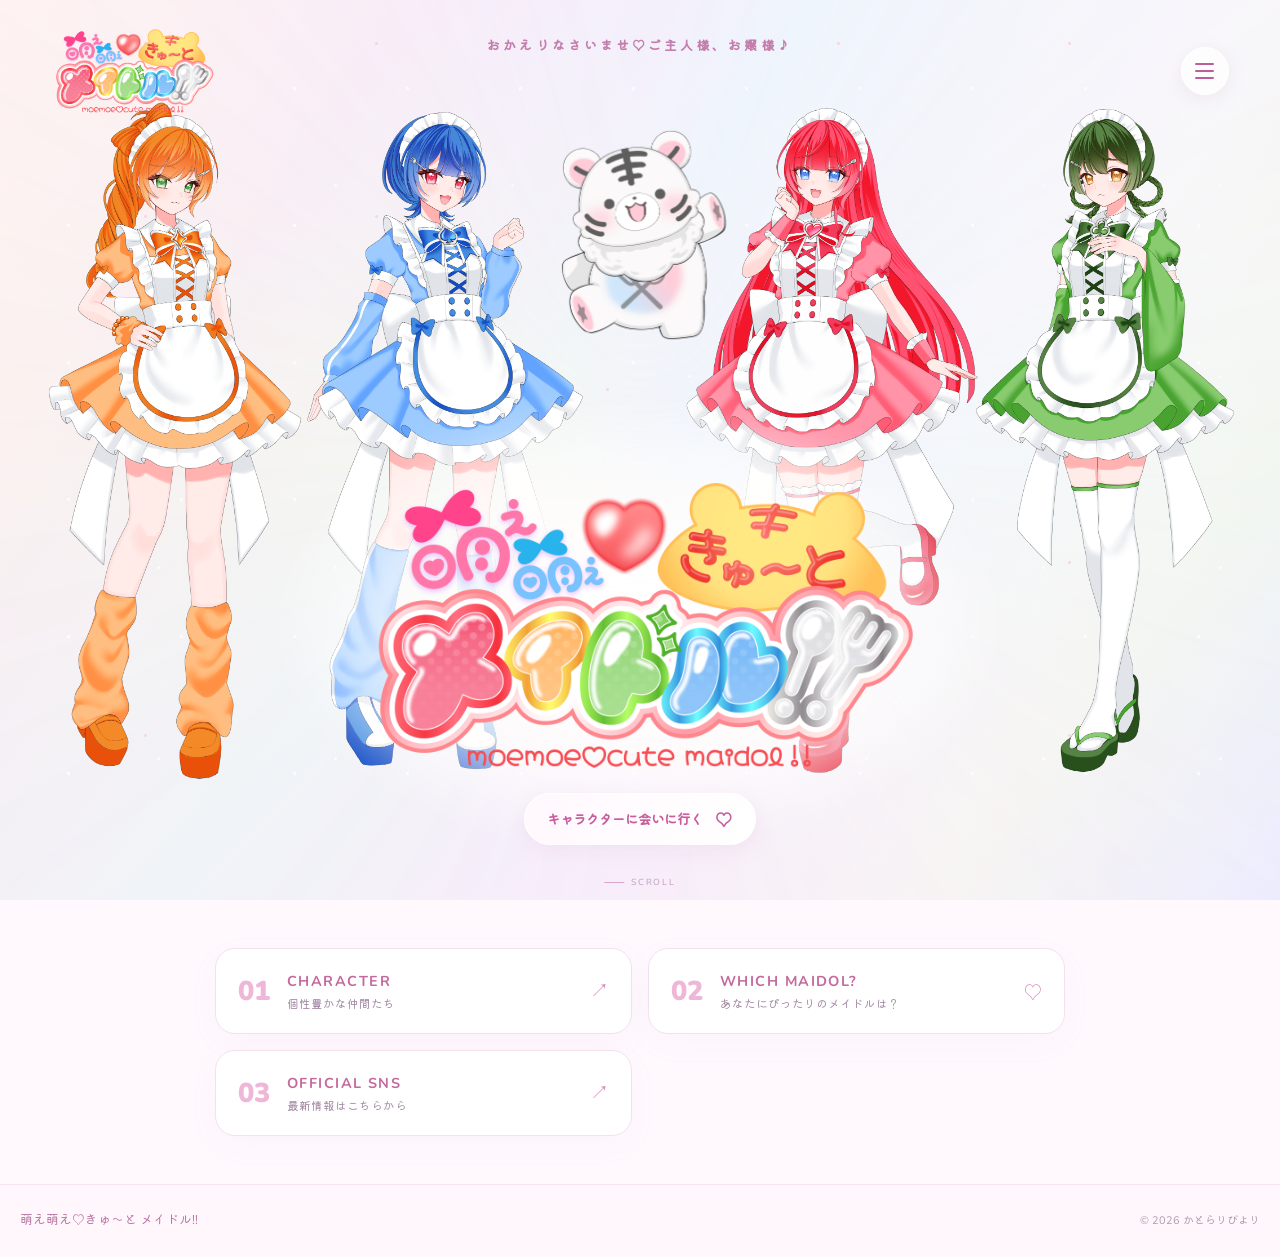
<file: index.html>
<!doctype html>
<html lang="ja">
<head>
  <meta charset="utf-8">
  <meta name="viewport" content="width=device-width, initial-scale=1">
  <meta name="theme-color" content="#fff2fb">
  <meta name="description" content="萌え萌え♡きゅ～と メイドル!! 公式サイト">
  <title>萌え萌え♡きゅ～と メイドル!!</title>
  <link rel="stylesheet" href="css/common.css">
  <link rel="stylesheet" href="css/top.css">
</head>
<body class="top-page">
  <header class="site-header">
   <a class="mini-brand" href="index.html" aria-label="メイドル トップ">
  <img src="assets/mini-logo.png" alt="メイドル!!">
</a>
    <button class="menu-toggle" aria-label="メニューを開く" aria-expanded="false" aria-controls="site-menu">
      <span></span><span></span><span></span>
    </button>
 
    <nav class="site-menu" id="site-menu" aria-hidden="true">
      <a href="index.html">TOP <small>トップ</small></a>
      <a href="characters.html">CHARACTER <small>キャラクター</small></a>
       <a href="story.html">STORY <small>ストーリー</small></a>
        <a href="rhythm.html">RHYTHM GAME <small>リズムゲーム</small></a>
     <a href="/maidol-official/maidol_dressup/index.html">DRESS UP <small>着せ替え</small></a>
    <a href="diagnosis.html">WHICH MAIDOL? <small>メイドル診断</small></a>
      <a href="omikuji.html">TODAY'S FORTUNE <small>メイドルおみくじ</small></a>
      <a href="sns.html">OFFICIAL SNS <small>公式SNS</small></a>
    </nav>

  </header>

  <main class="hero">
    <div class="sparkle-field" aria-hidden="true"></div>
   <p class="hero-kicker">おかえりなさいませ♡ご主人様、お嬢様♪</p>
   
<div class="stage" aria-label="メイドルのキャラクター">
  <div class="character-row back-row">
    <div class="figure knife" data-label="ないふ">
      <img class="character-art" src="assets/knife.png" alt="ないふ">
    </div>
    <div class="figure mochitora" data-label="もちとら">
      <img class="character-art" src="assets/mochitora.png" alt="もちとら">
    </div>
    <div class="figure hashi" data-label="はし">
      <img class="character-art" src="assets/hashi.png" alt="はし">
    </div>
  </div>

  <div class="character-row front-row">
    <div class="figure spoon" data-label="すぷーん">
      <img class="character-art" src="assets/spoon.png" alt="すぷーん">
    </div>
    <div class="figure fork" data-label="ふぉーく">
      <img class="character-art" src="assets/fork.png" alt="ふぉーく">
    </div>
  </div>

  <div class="logo-halo">
    <img class="site-logo" src="assets/logo.png" alt="萌え萌え♡きゅ〜と メイドル!!">
  </div>
</div>

    <div class="hero-bottom">
          <a class="pill-link" href="characters.html">キャラクターに会いに行く <span>♡</span></a>
    </div>
    <div class="scroll-cue"><span></span>SCROLL</div>
  </main>
  
  <section class="home-links">
    <a href="characters.html">
      <span class="link-number">01</span>
      <span>
        <b>CHARACTER</b>
        <small>個性豊かな仲間たち</small>
      </span>
      <i>↗</i>
    </a>

    <a href="diagnosis.html" class="diagnosis-home-link">
      <span class="link-number">02</span>
      <span>
        <b>WHICH MAIDOL?</b>
<small>あなたにぴったりのメイドルは？</small>
      </span>
      <i>♡</i>
    </a>

    <a href="sns.html">
      <span class="link-number">03</span>
      <span>
        <b>OFFICIAL SNS</b>
        <small>最新情報はこちらから</small>
      </span>
      <i>↗</i>
    </a>
  </section>

  <footer class="site-footer"><span>萌え萌え♡きゅ～と メイドル!!</span><small>© 2026 かとらりびより</small></footer>
  <script src="js/common.js"></script>
  <script src="js/top.js"></script>
</body>
</html>
</file>
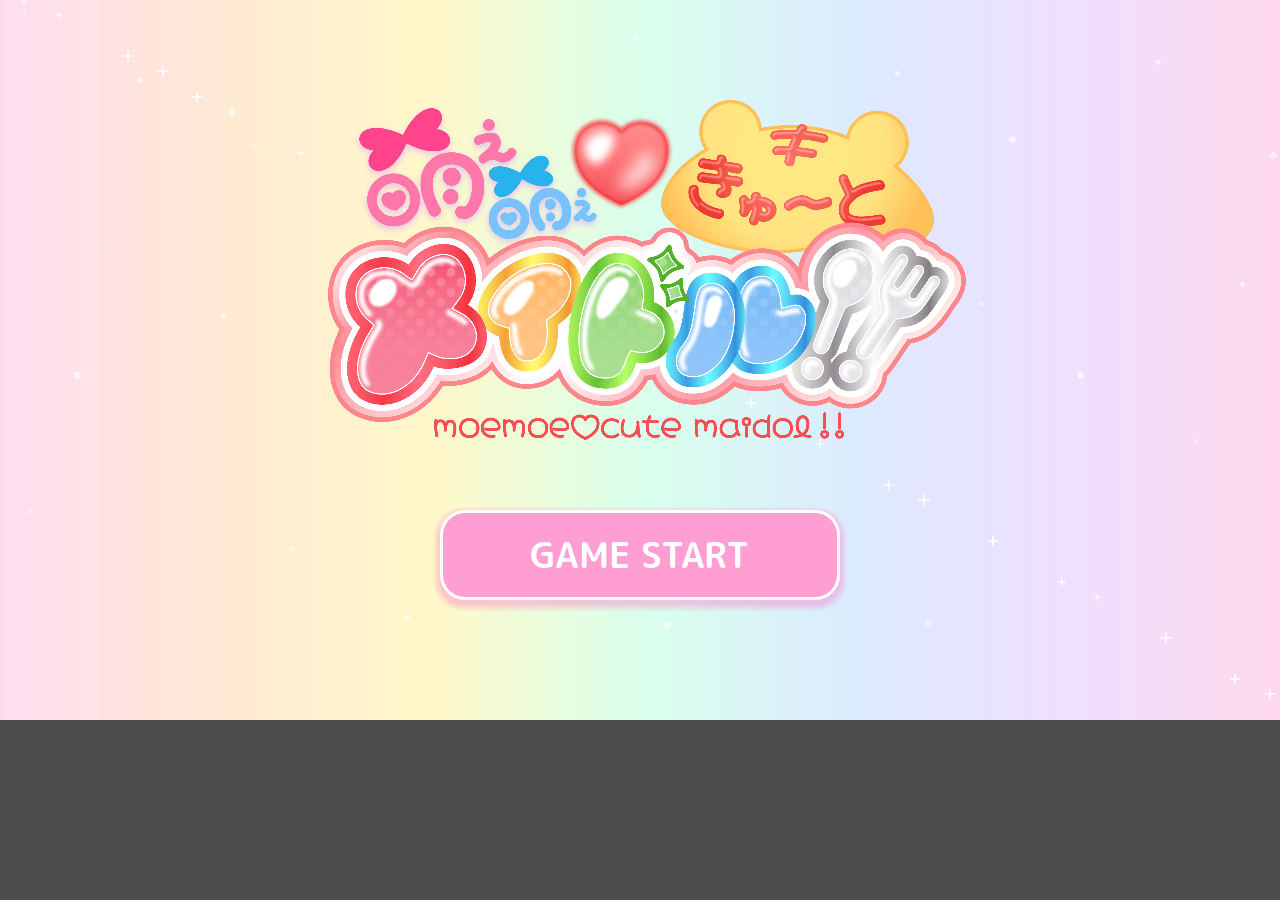
<file: maidol_web/index.html>
<!DOCTYPE html>
<html lang="en">
	<head>
		<meta charset="utf-8">
		<meta name="viewport" content="width=device-width, user-scalable=no, initial-scale=1.0">
		<title>MaidolRhythm</title>
		<style>

html, body, #canvas {
	margin: 0;
	padding: 0;
	border: 0;
	width: 100%;
	height: 100%;
}

body {
	color: #FF75B5;
	background: #FFF0FA;
	overflow: hidden;
	touch-action: none;
}

#canvas {
	display: block;
}

#canvas:focus {
	outline: none;
}

/* ===== メイドル ローディング画面 ===== */

#status {
	position: absolute;
	inset: 0;
	background: linear-gradient(
		135deg,
		#FFF0FA,
		#FFFFFF,
		#FFE6F3
	);
	display: flex;
	flex-direction: column;
	justify-content: center;
	align-items: center;
	visibility: hidden;
	gap: 22px;
}

/* Godot標準ロゴ画像は使用しない */

#status-splash {
	display: none;
}

/* ローディングタイトル */

#status::before {
	content: "♡ MAIDOL!! ♡";
	display: block;
	color: #FF75B5;
	font-family: sans-serif;
	font-weight: bold;
	font-size: clamp(28px, 5vw, 48px);
	letter-spacing: 2px;
	margin-bottom: 10px;
}

/* 読み込み中の文字 */

#status::after {
	content: "Now Loading... ♡";
	display: block;
	color: #F28AB9;
	font-family: sans-serif;
	font-weight: bold;
	font-size: clamp(16px, 3vw, 23px);
	letter-spacing: 1px;
	margin-top: 8px;
}

/* 読み込みゲージ */

#status-progress {
	display: block;
	position: relative;
	width: min(65%, 420px);
	height: 14px;
	margin: 0;
	border: 2px solid #FFB7D7;
	border-radius: 20px;
	overflow: hidden;
	background: #FFFFFF;
	accent-color: #FF85BA;
	appearance: none;
	-webkit-appearance: none;
}

#status-progress::-webkit-progress-bar {
	background: #FFFFFF;
	border-radius: 20px;
}

#status-progress::-webkit-progress-value {
	background: linear-gradient(
		90deg,
		#FFB0D2,
		#FF75B5
	);
	border-radius: 20px;
}

#status-progress::-moz-progress-bar {
	background: linear-gradient(
		90deg,
		#FFB0D2,
		#FF75B5
	);
	border-radius: 20px;
}

/* エラー表示 */

#status-notice {
	background: #FFFFFF;
	border-radius: 16px;
	border: 2px solid #FFB7D7;
	color: #D85C96;
	font-family: sans-serif;
	line-height: 1.5;
	margin: 0 2rem;
	overflow: hidden;
	padding: 1rem;
	text-align: center;
	z-index: 1;
}

/* ===== ローディング装飾 ===== */

.loading-decoration {
	position: absolute;
	inset: 0;
	pointer-events: none;
}

.loading-decoration span {
	position: absolute;
	color: #FFC1DC;
	font-size: clamp(24px, 5vw, 48px);
	animation: heart-float 2.5s ease-in-out infinite;
}

.loading-decoration span:nth-child(1) {
	top: 20%;
	left: 18%;
}

.loading-decoration span:nth-child(2) {
	top: 25%;
	right: 20%;
	animation-delay: 0.8s;
}

.loading-decoration span:nth-child(3) {
	bottom: 20%;
	left: 25%;
	animation-delay: 1.4s;
}

.loading-content {
	display: flex;
	flex-direction: column;
	align-items: center;
	gap: 18px;
	z-index: 1;
}

.loading-mascot {
	width: 110px;
	height: 110px;
	border-radius: 50%;
	background: #FFFFFF;
	border: 4px solid #FFD0E5;
	display: flex;
	align-items: center;
	justify-content: center;
	color: #FF85BA;
	font-size: 64px;
	box-shadow: 0 5px 20px #F8C8DE;
	animation: mascot-bounce 1.5s ease-in-out infinite;
}

.loading-caption {
	color: #E987B5;
	font-family: sans-serif;
	font-size: 14px;
}

@keyframes heart-float {
	0%, 100% {
		transform: translateY(0);
		opacity: 0.6;
	}
	50% {
		transform: translateY(-12px);
		opacity: 1;
	}
}

@keyframes mascot-bounce {
	0%, 100% {
		transform: translateY(0);
	}
	50% {
		transform: translateY(-8px);
	}
}

		</style>
		<link id="-gd-engine-icon" rel="icon" type="image/png" href="index.icon.png" />
<link rel="apple-touch-icon" href="index.apple-touch-icon.png"/>

	</head>
	<body>
		<canvas id="canvas">
			Your browser does not support the canvas tag.
		</canvas>

		<noscript>
			Your browser does not support JavaScript.
		</noscript>

		
<div id="status">
	<div class="loading-decoration">
		<span>♡</span>
		<span>♡</span>
		<span>♡</span>
	</div>

	<div class="loading-content">
		<div class="loading-mascot">
			♡
		</div>

		<div class="loading-caption">
			Please wait a moment
		</div>
	</div>

	<progress id="status-progress"></progress>
	<div id="status-notice"></div>
</div>


		<script src="index.js"></script>
		<script>
const GODOT_CONFIG = {"args":[],"canvasResizePolicy":2,"emscriptenPoolSize":8,"ensureCrossOriginIsolationHeaders":true,"executable":"index","experimentalVK":false,"fileSizes":{"index.pck":12639756,"index.wasm":39514754},"focusCanvas":true,"gdextensionLibs":[],"godotPoolSize":4};
const GODOT_THREADS_ENABLED = false;
const engine = new Engine(GODOT_CONFIG);

(function () {
	const statusOverlay = document.getElementById('status');
	const statusProgress = document.getElementById('status-progress');
	const statusNotice = document.getElementById('status-notice');

	let initializing = true;
	let statusMode = '';

	function setStatusMode(mode) {
		if (statusMode === mode || !initializing) {
			return;
		}
		if (mode === 'hidden') {
			statusOverlay.remove();
			initializing = false;
			return;
		}
		statusOverlay.style.visibility = 'visible';
		statusProgress.style.display = mode === 'progress' ? 'block' : 'none';
		statusNotice.style.display = mode === 'notice' ? 'block' : 'none';
		statusMode = mode;
	}

	function setStatusNotice(text) {
		while (statusNotice.lastChild) {
			statusNotice.removeChild(statusNotice.lastChild);
		}
		const lines = text.split('\n');
		lines.forEach((line) => {
			statusNotice.appendChild(document.createTextNode(line));
			statusNotice.appendChild(document.createElement('br'));
		});
	}

	function displayFailureNotice(err) {
		console.error(err);
		if (err instanceof Error) {
			setStatusNotice(err.message);
		} else if (typeof err === 'string') {
			setStatusNotice(err);
		} else {
			setStatusNotice('An unknown error occurred.');
		}
		setStatusMode('notice');
		initializing = false;
	}

	const missing = Engine.getMissingFeatures({
		threads: GODOT_THREADS_ENABLED,
	});

	if (missing.length !== 0) {
		if (GODOT_CONFIG['serviceWorker'] && GODOT_CONFIG['ensureCrossOriginIsolationHeaders'] && 'serviceWorker' in navigator) {
			let serviceWorkerRegistrationPromise;
			try {
				serviceWorkerRegistrationPromise = navigator.serviceWorker.getRegistration();
			} catch (err) {
				serviceWorkerRegistrationPromise = Promise.reject(new Error('Service worker registration failed.'));
			}
			// There's a chance that installing the service worker would fix the issue
			Promise.race([
				serviceWorkerRegistrationPromise.then((registration) => {
					if (registration != null) {
						return Promise.reject(new Error('Service worker already exists.'));
					}
					return registration;
				}).then(() => engine.installServiceWorker()),
				// For some reason, `getRegistration()` can stall
				new Promise((resolve) => {
					setTimeout(() => resolve(), 2000);
				}),
			]).then(() => {
				// Reload if there was no error.
				window.location.reload();
			}).catch((err) => {
				console.error('Error while registering service worker:', err);
			});
		} else {
			// Display the message as usual
			const missingMsg = 'Error\nThe following features required to run Godot projects on the Web are missing:\n';
			displayFailureNotice(missingMsg + missing.join('\n'));
		}
	} else {
		setStatusMode('progress');
		engine.startGame({
			'onProgress': function (current, total) {
				if (current > 0 && total > 0) {
					statusProgress.value = current;
					statusProgress.max = total;
				} else {
					statusProgress.removeAttribute('value');
					statusProgress.removeAttribute('max');
				}
			},
		}).then(() => {
			setStatusMode('hidden');
		}, displayFailureNotice);
	}
}());
		</script>
	</body>
</html>
</file>
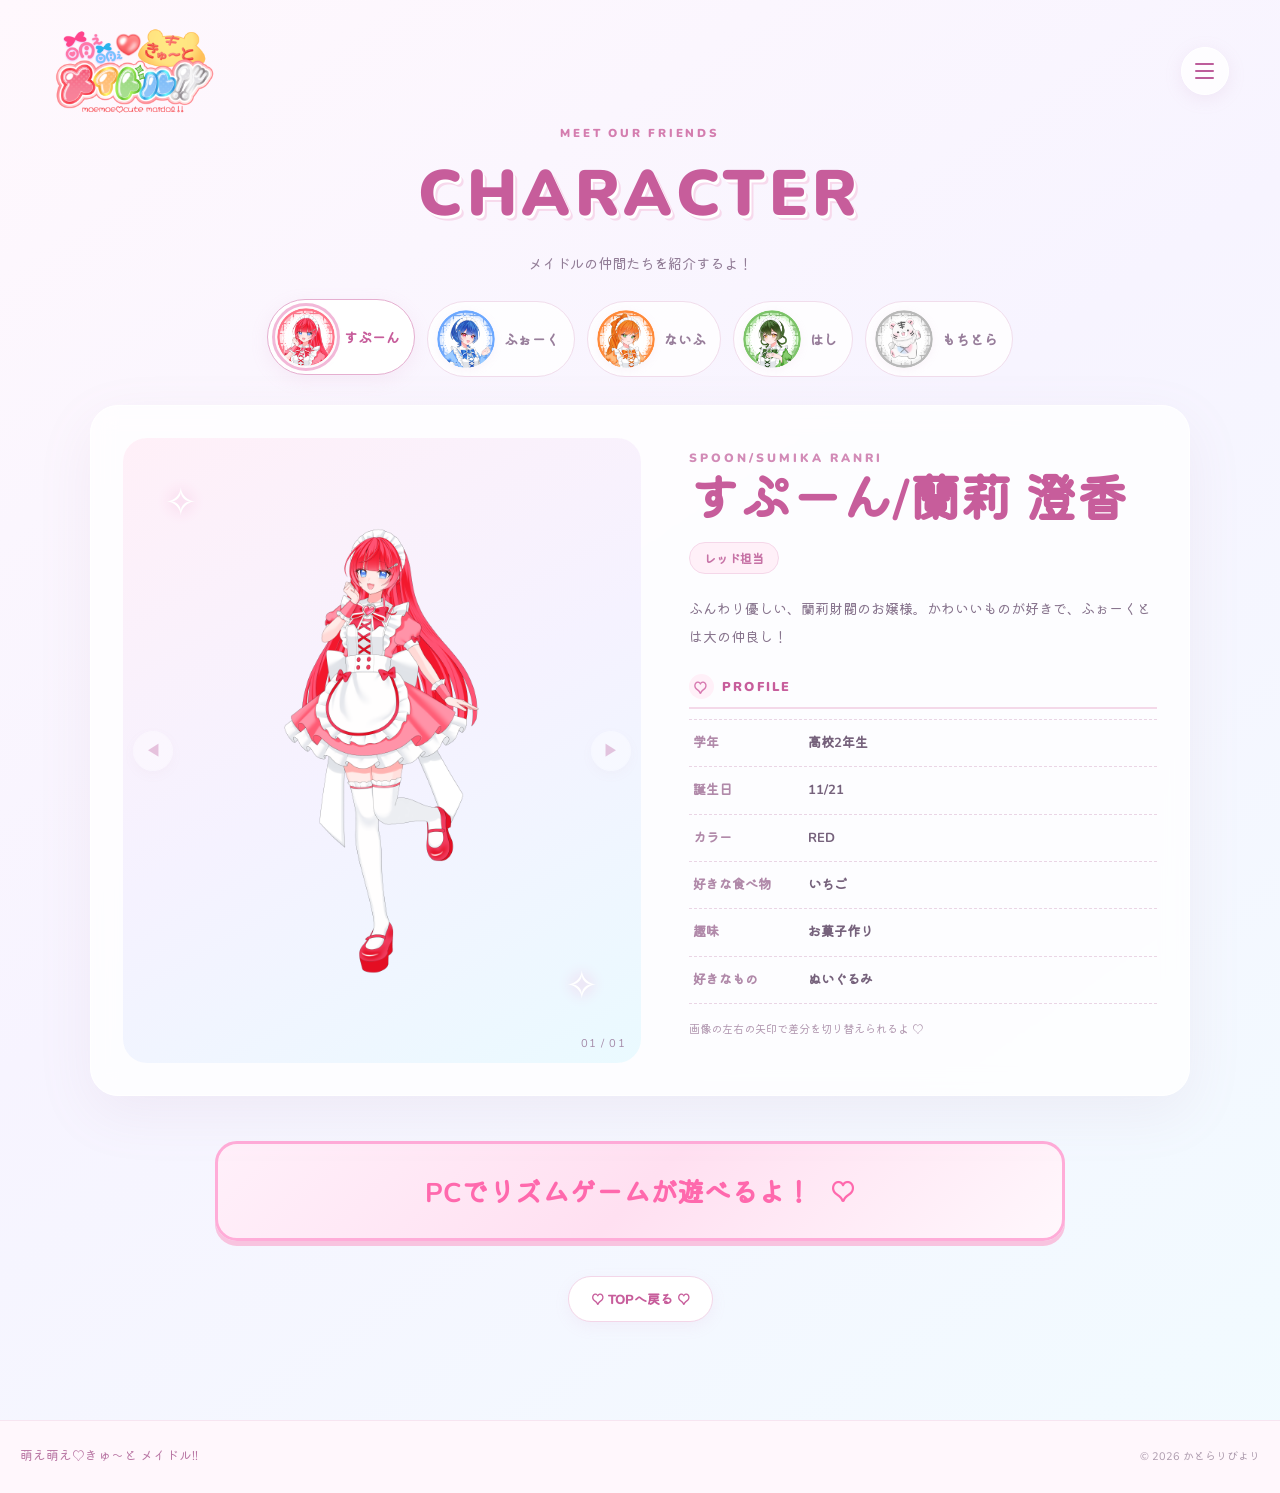
<file: characters.html>
<!doctype html>
<html lang="ja">
<head>
  <meta charset="utf-8">
  <meta name="viewport" content="width=device-width, initial-scale=1">
  <meta name="theme-color" content="#fff2fb">
  <title>CHARACTER｜萌え萌え♡きゅ～と メイドル!!</title>
  <link rel="stylesheet" href="css/common.css">
  <link rel="stylesheet" href="css/characters.css">
</head>
<body class="sub-page">

  <header class="site-header">
    <a class="mini-brand" href="index.html" aria-label="メイドル トップ">
  <img src="assets/mini-logo.png" alt="メイドル!!">
</a>

    <button class="menu-toggle" aria-label="メニューを開く"
      aria-expanded="false" aria-controls="site-menu">
      <span></span><span></span><span></span>
    </button>

    <nav class="site-menu" id="site-menu" aria-hidden="true">
      <a href="index.html">TOP <small>トップ</small></a>
      <a href="characters.html">CHARACTER <small>キャラクター</small></a>
       <a href="story.html">STORY <small>ストーリー</small></a>
        <a href="rhythm.html">RHYTHM GAME <small>リズムゲーム</small></a>
      <a href="/maidol-official/maidol_dressup/index.html">DRESS UP <small>着せ替え</small></a>
    <a href="diagnosis.html">WHICH MAIDOL? <small>メイドル診断</small></a>
      <a href="omikuji.html">TODAY'S FORTUNE <small>メイドルおみくじ</small></a>
      <a href="sns.html">OFFICIAL SNS <small>公式SNS</small></a>
    </nav>
  </header>

  <main class="page-wrap character-page">

    <div class="page-heading">
      <p class="eyebrow">MEET OUR FRIENDS</p>
      <h1>CHARACTER</h1>
      <p>メイドルの仲間たちを紹介するよ！</p>
      
    </div>

    <div class="character-tabs" role="tablist"
      aria-label="キャラクター選択">

      <button class="character-tab active" data-character="spoon"
        role="tab" aria-selected="true">
        <span class="tab-icon">
          <img src="assets/icon-spoon.png" alt="">
        </span>
        <span>すぷーん</span>
      </button>

      <button class="character-tab" data-character="fork"
        role="tab" aria-selected="false">
        <span class="tab-icon">
          <img src="assets/icon-fork.png" alt="">
        </span>
        <span>ふぉーく</span>
      </button>

      <button class="character-tab" data-character="knife"
        role="tab" aria-selected="false">
        <span class="tab-icon">
          <img src="assets/icon-knife.png" alt="">
        </span>
        <span>ないふ</span>
      </button>

      <button class="character-tab" data-character="hashi"
        role="tab" aria-selected="false">
        <span class="tab-icon">
          <img src="assets/icon-hashi.png" alt="">
        </span>
        <span>はし</span>
      </button>

      <button class="character-tab" data-character="mochitora"
        role="tab" aria-selected="false">
        <span class="tab-icon">
          <img src="assets/icon-mochitora.png" alt="">
        </span>
        <span>もちとら</span>
      </button>

    </div>

    <section class="profile-card" aria-live="polite">

      <div class="profile-art-wrap">

        <button class="art-arrow prev" type="button"
          aria-label="前の画像">◀</button>

        <div class="profile-art" id="profile-art">
          <div class="profile-placeholder pink" id="art-placeholder">
            <span class="art-sparkle">✧</span>
            <strong id="art-name">すぷーん</strong>
            <small>CHARACTER IMAGE</small>
          </div>
        </div>

        <button class="art-arrow next" type="button"
          aria-label="次の画像">▶</button>

        <div class="image-count" id="image-count">01 / 01</div>
      </div>

      <div class="profile-info">

        <p class="profile-en" id="profile-en">SPOON</p>
        <h2 id="profile-name">すぷーん</h2>

        <div class="profile-ribbon" id="profile-tag">レッド担当</div>

        <p class="profile-description" id="profile-description">
          お嬢様気質の、メイドルを彩る女の子。
        </p>

      <div class="profile-section-title">
  <span class="profile-mark">♡</span> PROFILE
</div>

        <dl class="profile-details">

          <div>
            <dt>学年</dt>
            <dd id="profile-grade">高校2年生</dd>
          </div>

          <div>
            <dt>誕生日</dt>
            <dd id="profile-birthday">未設定</dd>
          </div>

          <div>
            <dt>カラー</dt>
            <dd id="profile-color">RED / PINK</dd>
          </div>

          <div>
            <dt>好きな食べ物</dt>
            <dd id="profile-food">未設定</dd>
          </div>

          <div>
            <dt>趣味</dt>
            <dd id="profile-hobby">未設定</dd>
          </div>

          <div>
            <dt>好きなもの</dt>
            <dd id="profile-favorite">未設定</dd>
          </div>

        </dl>

        <p class="diff-note">
          画像の左右の矢印で差分を切り替えられるよ ♡
        </p>

      </div>
      </section>

<!-- コンテンツ案内バナー -->
<a class="rhythm-banner" id="rotate-banner"
   href="rhythm.html" data-banner="rhythm">

  <span id="banner-text">PCでリズムゲームが遊べるよ！</span>
  <span class="rhythm-banner-arrow">♡</span>

</a>

    <a class="back-home" href="index.html">♡ TOPへ戻る ♡</a>

  </main>

  <footer class="site-footer">
    <span> 萌え萌え♡きゅ～と メイドル!!</span>
    <small>© 2026 かとらりびより</small>
  </footer>

  <script src="js/common.js"></script>
  <script src="js/characters.js"></script>
  <script>
/* ===== バナー自動切り替え ===== */

const bannerItems = [
  {
    type: "rhythm",
    text: "PCでリズムゲームが遊べるよ！",
    url: "rhythm.html"
  },
  {
    type: "diagnosis",
    text: "あなたにぴったりのメイドルは？",
    url: "diagnosis.html"
  },
  {
    type: "omikuji",
    text: "今日の運勢を占ってみよう！",
    url: "omikuji.html"
  }
];

const banner = document.getElementById("rotate-banner");
const bannerText = document.getElementById("banner-text");

let bannerIndex = 0;

setInterval(() => {
  banner.classList.add("is-changing");

  setTimeout(() => {
    bannerIndex = (bannerIndex + 1) % bannerItems.length;

    const item = bannerItems[bannerIndex];

    banner.dataset.banner = item.type;
    bannerText.textContent = item.text;
    banner.href = item.url;

    banner.classList.remove("is-changing");
  }, 350);

}, 5000);

</script>

</body>
</html>
</file>
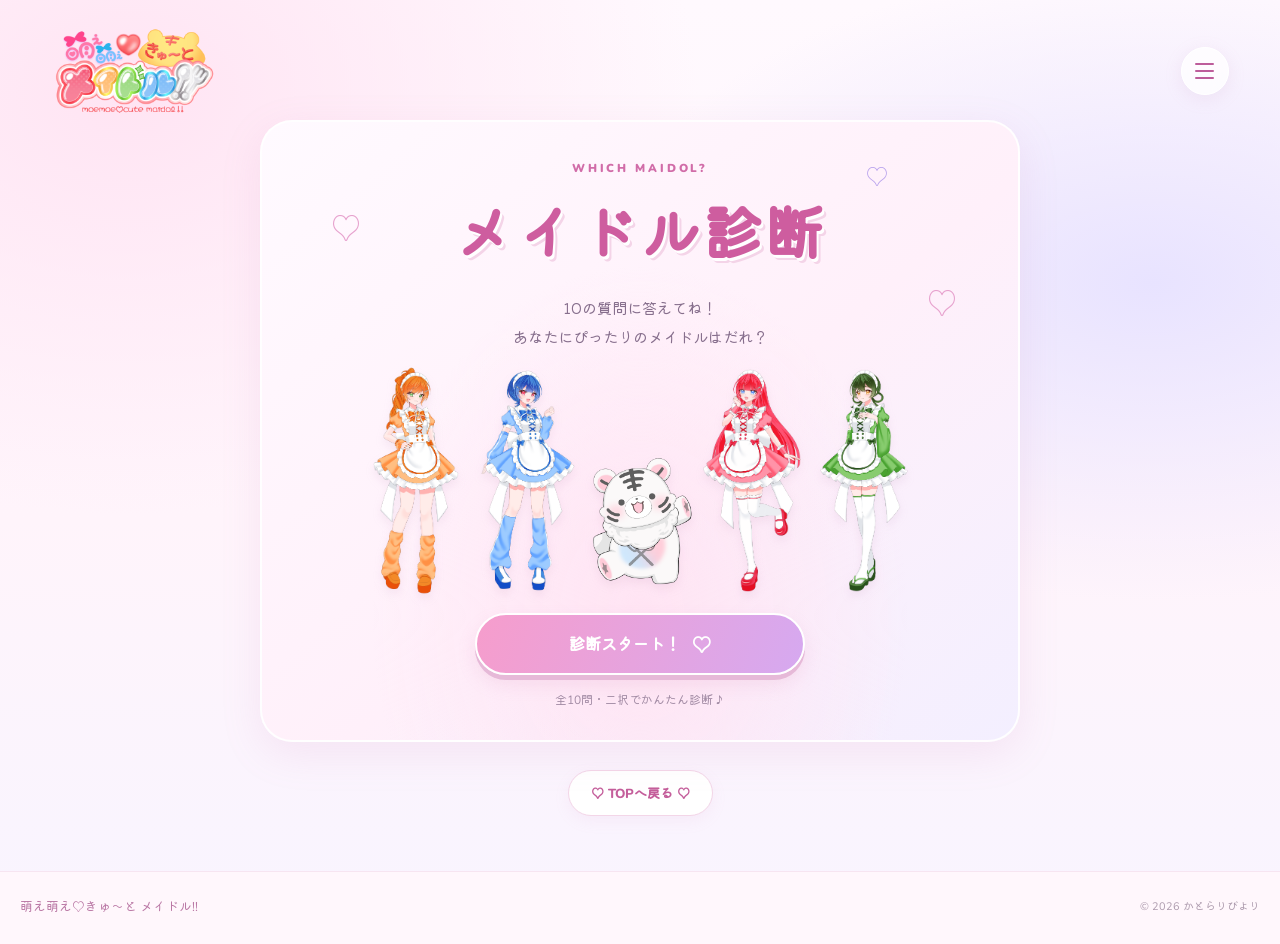
<file: diagnosis.html>
<!DOCTYPE html>
<html lang="ja">
<head>
  <meta charset="UTF-8">
  <meta name="viewport" content="width=device-width, initial-scale=1">
  <meta name="theme-color" content="#fff0fa">
  <meta name="description" content="10の質問で、あなたにぴったりのメイドルを診断！">
  <title>メイドル診断｜萌え萌え♡きゅ～と メイドル!!</title>
  <link rel="stylesheet" href="css/common.css">
  <link rel="stylesheet" href="css/diagnosis.css">
</head>
<body class="diagnosis-page">

  <header class="site-header">
    <a class="mini-brand" href="index.html" aria-label="メイドル トップ">
      <img src="assets/mini-logo.png" alt="メイドル!!">
    </a>

    <button class="menu-toggle" aria-label="メニューを開く"
      aria-expanded="false" aria-controls="site-menu">
      <span></span><span></span><span></span>
    </button>

  <nav class="site-menu" id="site-menu" aria-hidden="true">
      <a href="index.html">TOP <small>トップ</small></a>
      <a href="characters.html">CHARACTER <small>キャラクター</small></a>
       <a href="story.html">STORY <small>ストーリー</small></a>
      <a href="rhythm.html">RHYTHM GAME <small>リズムゲーム</small></a>
   <a href="/maidol-official/maidol_dressup/index.html">DRESS UP <small>着せ替え</small></a>
    <a href="diagnosis.html">WHICH MAIDOL? <small>メイドル診断</small></a>
      <a href="omikuji.html">TODAY'S FORTUNE <small>メイドルおみくじ</small></a>
      <a href="sns.html">OFFICIAL SNS <small>公式SNS</small></a>
    </nav>
  </header>

  <main class="diagnosis-wrap">
    <section class="diagnosis-hero" id="diagnosis-top">
      <span class="deco deco-one">♡</span>
      <span class="deco deco-two">♡</span>
      <span class="deco deco-three">♡</span>

      <p class="diagnosis-eyebrow">WHICH MAIDOL?</p>
      <h1>メイドル診断</h1>
      <p class="diagnosis-lead">
        10の質問に答えてね！<br>
        あなたにぴったりのメイドルはだれ？
      </p>

  <div class="hero-character-row">
  <img src="assets/knife.png" alt="ないふ">
  <img src="assets/fork.png" alt="ふぉーく">
  <img src="assets/mochitora.png" alt="もちとら">
  <img src="assets/spoon.png" alt="すぷーん">
  <img src="assets/hashi.png" alt="はし">
</div>

      <button type="button" class="start-button" id="start-button">
        診断スタート！
        <span>♡</span>
      </button>
      <p class="hero-note">全10問・二択でかんたん診断♪</p>
    </section>

    <section class="quiz-panel" id="quiz-panel" hidden>
      <div class="quiz-topline">
        <span class="quiz-label">MAIDOL CHECK!</span>
        <span class="quiz-count" id="quiz-count">QUESTION 1 / 10</span>
      </div>

      <div class="progress-track" aria-label="診断の進行状況">
        <div class="progress-fill" id="progress-fill"></div>
      </div>

      <p class="question-number" id="question-number">Q.01</p>
      <h2 class="question-text" id="question-text"></h2>
      <p class="question-hint">直感でえらんでね！</p>

      <div class="answer-list" id="answer-list">
        <button type="button" class="answer-button" data-answer="0">
          <span class="answer-letter">A</span>
          <span class="answer-text"></span>
          <span class="answer-arrow">♡</span>
        </button>
        <button type="button" class="answer-button" data-answer="1">
          <span class="answer-letter">B</span>
          <span class="answer-text"></span>
          <span class="answer-arrow">♡</span>
        </button>
      </div>

      <button type="button" class="back-button" id="back-button">
        ◀ ひとつ前の質問へ
      </button>
    </section>

    <section class="result-panel" id="result-panel" hidden>
      <p class="result-eyebrow">YOUR MAIDOL TYPE</p>
      <h2 class="result-heading">あなたは……</h2>

      <div class="result-card" id="result-card">
        <div class="result-ribbon">診断結果</div>
        <p class="result-mark" id="result-mark">♡</p>
        <div class="result-art">
          <img id="result-image" src="assets/spoon.png" alt="">
        </div>
        <p class="result-type" id="result-type">SPOON TYPE</p>
        <h3 class="result-name" id="result-name">すぷーんタイプ！</h3>
        <p class="result-catch" id="result-catch"></p>
        <div class="result-description" id="result-description"></div>
        <div class="result-message">
          <span>♡ MESSAGE ♡</span>
          <p id="result-message"></p>
        </div>
      </div>

      <p class="result-footer-note">
        どのメイドルも、あなたの中にいるかも？
      </p>

      <div class="result-actions">
        <button type="button" class="start-button" id="retry-button">
          もう一度診断する ↻
        </button>
        <button type="button" class="share-button" id="share-button">
          結果をXでシェア ♡
        </button>
        <a class="character-link" id="character-link"
          href="characters.html">
          キャラクター紹介を見る →
        </a>
      </div>
    </section>

    <a class="back-home" href="index.html">♡ TOPへ戻る ♡</a>
  </main>

   <footer class="site-footer">
    <span> 萌え萌え♡きゅ～と メイドル!!</span>
    <small>© 2026 かとらりびより</small>
  </footer>

  <script src="js/common.js"></script>
  <script src="js/diagnosis.js"></script>
</body>
</html>
</file>
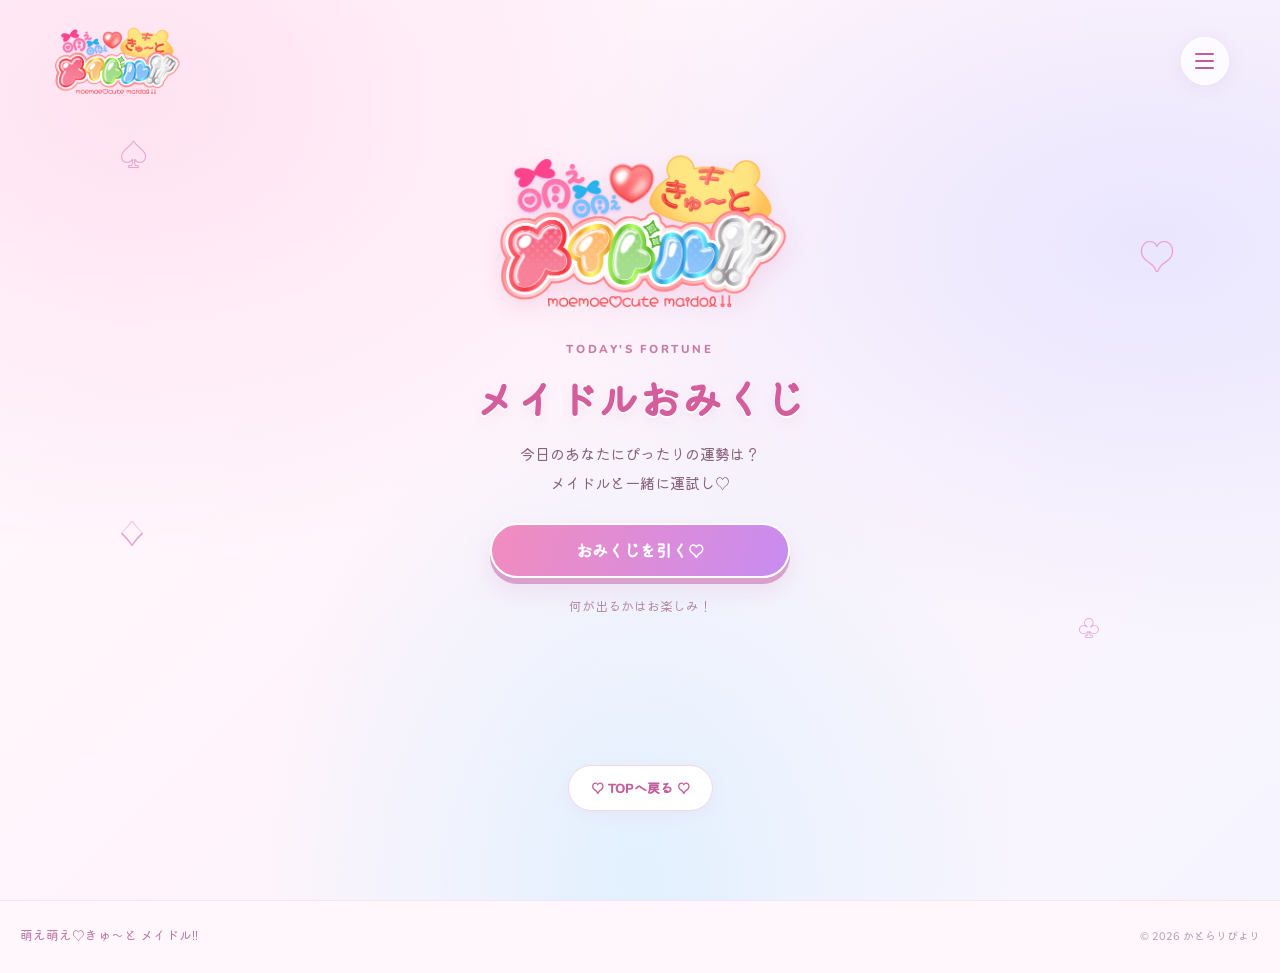
<file: omikuji.html>
<!DOCTYPE html>
<html lang="ja">
<head>
  <meta charset="UTF-8">
  <meta name="viewport" content="width=device-width, initial-scale=1.0">
  <meta name="theme-color" content="#fff5fb">
  <meta name="description" content="萌え萌え♡きゅ～と メイドル!!のおみくじ。今日の運勢とメイドルからのメッセージを引いてみよう！">
  <title>メイドルおみくじ｜萌え萌え♡きゅ～と メイドル!!</title>

  <link rel="stylesheet" href="css/common.css">
  <link rel="stylesheet" href="css/omikuji.css">
</head>


<body class="omikuji-page">

  <header class="site-header">
    <a class="mini-brand" href="index.html" aria-label="メイドル トップ">
      <img src="assets/mini-logo.png" alt="メイドル!!">
    </a>

    <button
      class="menu-toggle"
      type="button"
      aria-label="メニューを開く"
      aria-expanded="false"
      aria-controls="site-menu"
    >
      <span></span><span></span><span></span>
    </button>

  <nav class="site-menu" id="site-menu" aria-hidden="true">
      <a href="index.html">TOP <small>トップ</small></a>
      <a href="characters.html">CHARACTER <small>キャラクター</small></a>
       <a href="story.html">STORY <small>ストーリー</small></a>
      <a href="rhythm.html">RHYTHM GAME <small>リズムゲーム</small></a>
    <a href="/maidol-official/maidol_dressup/index.html">DRESS UP <small>着せ替え</small></a>
    <a href="diagnosis.html">WHICH MAIDOL? <small>メイドル診断</small></a>
      <a href="omikuji.html">TODAY'S FORTUNE <small>メイドルおみくじ</small></a>
      <a href="sns.html">OFFICIAL SNS <small>公式SNS</small></a>
    </nav>
  </header>

  <main class="omikuji-main">

    
<!-- 魔法の演出レイヤー -->
<div class="omikuji-magic" id="omikuji-magic" aria-hidden="true" hidden>
  <div class="magic-glow"></div>
  <div class="magic-ring magic-ring-one"></div>
  <div class="magic-ring magic-ring-two"></div>

  <span class="magic-star star-one">✦</span>
  <span class="magic-star star-two">✧</span>
  <span class="magic-star star-three">♡</span>
  <span class="magic-star star-four">✦</span>
  <span class="magic-star star-five">✧</span>
  <span class="magic-star star-six">♡</span>
  <span class="magic-star star-seven">✦</span>
  <span class="magic-star star-eight">✧</span>

  <div class="magic-scroll">♡</div>
  <p class="magic-message">MAGICAL FORTUNE</p>
</div>

    <section class="omikuji-hero" id="omikuji-top">
      <div class="omikuji-sparkle sparkle-one">♤</div>
      <div class="omikuji-sparkle sparkle-two">♡</div>
      <div class="omikuji-sparkle sparkle-three">♢﻿</div>
      <div class="omikuji-sparkle sparkle-four">♧</div>

      <img
        class="omikuji-logo"
        src="assets/logo.png"
        alt="萌え萌え♡きゅ～と メイドル!!"
      >

      <p class="omikuji-eyebrow">TODAY'S FORTUNE</p>
      <h1>メイドルおみくじ</h1>
      <p class="omikuji-lead">
        今日のあなたにぴったりの運勢は？<br>
        メイドルと一緒に運試し♡
      </p>

      <button class="omikuji-button" id="draw-button" type="button">
        おみくじを引く♡
      </button>

      <p class="omikuji-note">何が出るかはお楽しみ！</p>
    </section>

    <section
      class="omikuji-result-section"
      id="result-section"
      hidden
      aria-live="polite"
    >
      <p class="omikuji-result-heading">YOUR FORTUNE</p>

      <div class="omikuji-paper-stage" id="paper-stage">
        <div class="omikuji-paper" id="omikuji-paper">
          <div class="omikuji-paper-inner">
            <p class="omikuji-paper-label">♡ メイドルおみくじ ♡</p>

            <div class="omikuji-fortune-seal" id="fortune-seal">
              大吉
            </div>

            <p class="omikuji-paper-subtitle">
              今日のあなたの運勢は……
            </p>

            <div class="omikuji-character-frame">
              <img
                id="character-image"
                src="assets/spoon.png"
                alt=""
              >
            </div>

            <p class="omikuji-character-name" id="character-name">
              すぷーん
            </p>

            <p class="omikuji-character-message" id="character-message">
              今日も笑顔いっぱいの一日になりますように♡
            </p>

            <div class="omikuji-divider">✧ ♡ ✧</div>

            <div class="omikuji-menu-box">
              <p class="omikuji-menu-label">今日のおすすめメニュー</p>
              <p class="omikuji-menu-name" id="menu-name">
                いちごのショートケーキ
              </p>
              <p class="omikuji-menu-comment" id="menu-comment">
                甘いものを食べて、ほっとひと息♡
              </p>
            </div>

            <p class="omikuji-paper-footer">
              萌え萌え♡きゅ～と メイドル!!
            </p>
          </div>
        </div>
      </div>

      <div class="omikuji-result-actions">
        <button
          class="omikuji-button"
          id="retry-button"
          type="button"
        >
          もう一度引く♡
        </button>

        <button
          class="omikuji-share-button"
          id="share-button"
          type="button"
        >
          𝕏 で結果をシェア
        </button>

        <a class="omikuji-back-link" href="index.html">
          トップページへ戻る
        </a>
      </div>
    </section>
    <a class="back-home" href="index.html">♡ TOPへ戻る ♡</a>
  </main>

  <footer class="site-footer">
    <span>萌え萌え♡きゅ～と メイドル!!</span>
    <small>© 2026 かとらりびより</small>
  </footer>
  </main>

<script src="js/common.js"></script>
<script src="js/omikuji.js?v=3"></script>
</body>
</html>
</file>
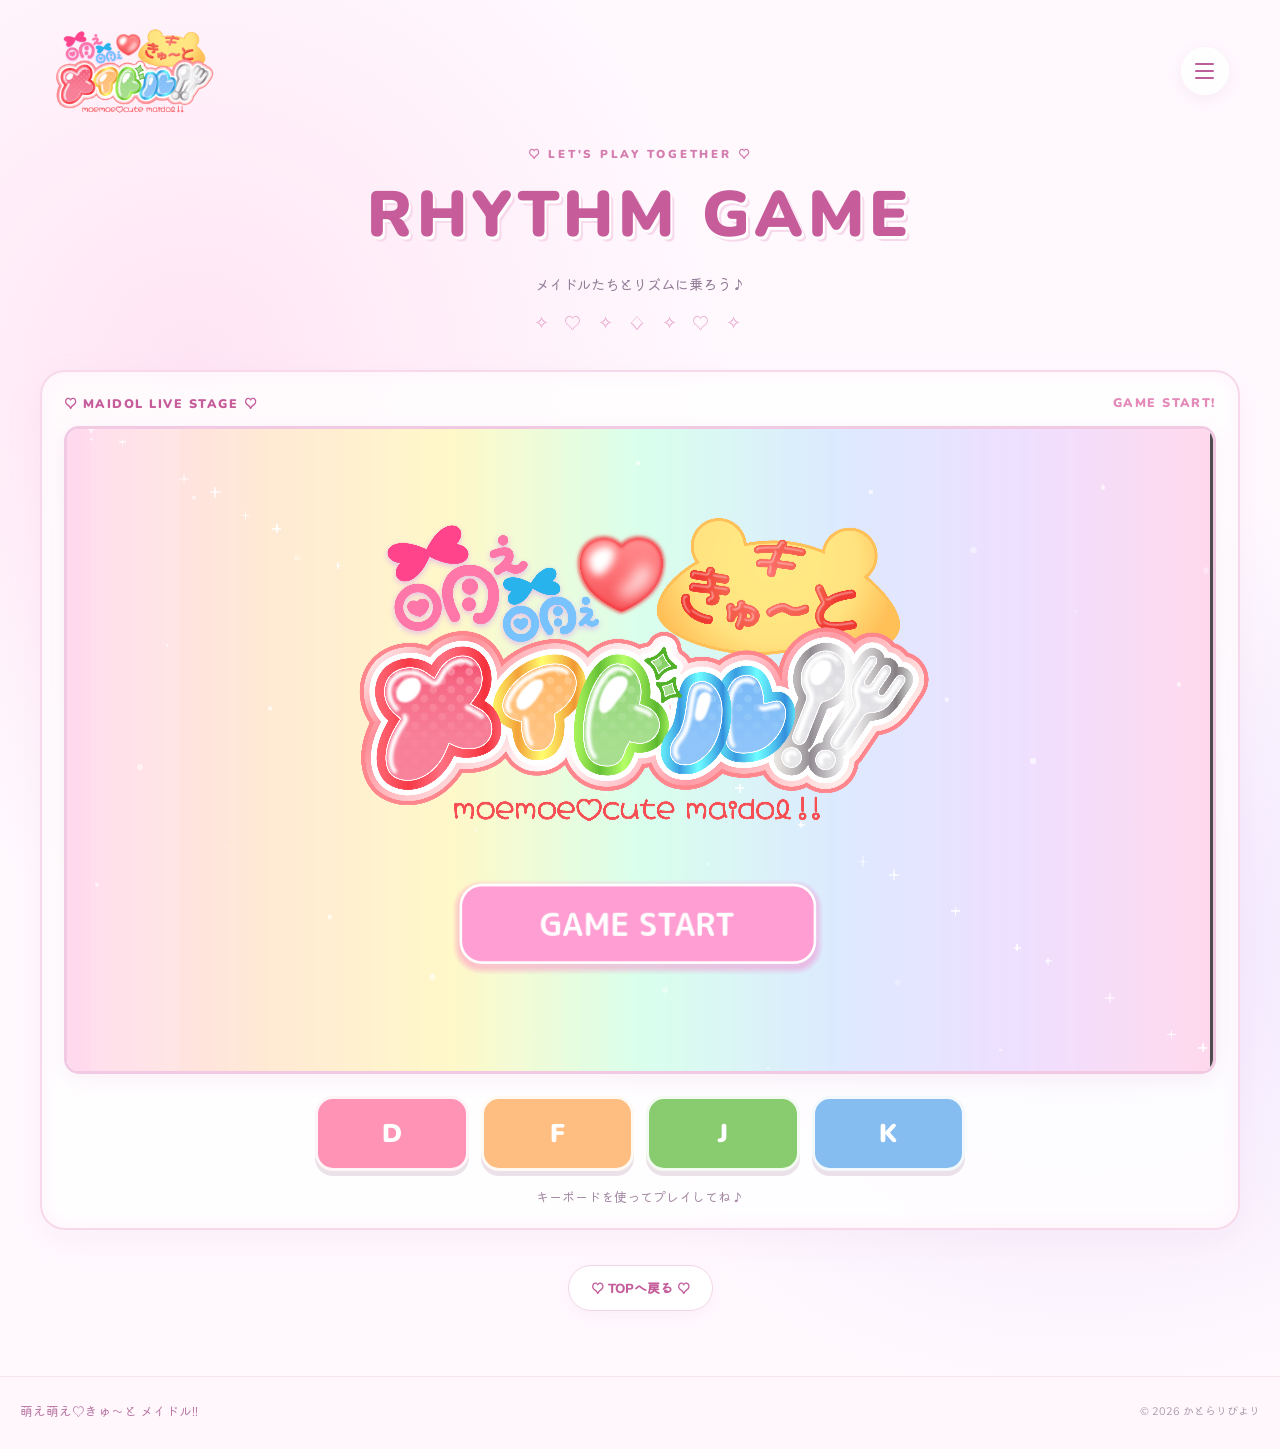
<file: rhythm.html>
<!doctype html>
<html lang="ja">
<head>
  <meta charset="utf-8">
  <meta name="viewport" content="width=device-width, initial-scale=1">
  <meta name="theme-color" content="#fff2fb">
  <meta name="description" content="萌え萌え♡きゅ～と メイドル!! リズムゲーム">
  <title>RHYTHM GAME | 萌え萌え♡きゅ～と メイドル!!</title>

  <link rel="stylesheet" href="css/common.css">
  <link rel="stylesheet" href="css/rhythm.css">
</head>

<body class="rhythm-page">

  <header class="site-header">
    <a class="mini-brand" href="index.html" aria-label="メイドル トップ">
      <img src="assets/mini-logo.png" alt="メイドル!!">
    </a>

    <button class="menu-toggle"
      aria-label="メニューを開く"
      aria-expanded="false"
      aria-controls="site-menu">
      <span></span>
      <span></span>
      <span></span>
    </button>

    <nav class="site-menu" id="site-menu" aria-hidden="true">
      <a href="index.html">TOP <small>トップ</small></a>
      <a href="characters.html">CHARACTER <small>キャラクター</small></a>
      <a href="story.html">STORY <small>ストーリー</small></a>
      <a href="rhythm.html">RHYTHM GAME <small>リズムゲーム</small></a>
    <a href="/maidol-official/maidol_dressup/index.html">DRESS UP <small>着せ替え</small></a>
      <a href="diagnosis.html">WHICH MAIDOL? <small>メイドル診断</small></a>
      <a href="omikuji.html">TODAY'S FORTUNE <small>メイドルおみくじ</small></a>
      <a href="sns.html">OFFICIAL SNS <small>公式SNS</small></a>
    </nav>
  </header>

  <main class="page-wrap rhythm-wrap">

    <section class="page-heading">
      <p class="eyebrow">♡ LET'S PLAY TOGETHER ♡</p>
      <h1>RHYTHM GAME</h1>
      <p>メイドルたちとリズムに乗ろう♪</p>
      <span class="heading-sparkle">✧ ♡ ✧ ♢ ✧ ♡ ✧</span>
    </section>

    <section class="game-section">

      <div class="game-label">
        <span>♡ MAIDOL LIVE STAGE ♡</span>
        <span>GAME START!</span>
      </div>

      <div class="game-frame">
        <iframe
          src="maidol_web/index.html"
          title="メイドル リズムゲーム"
          allow="autoplay; fullscreen"
          allowfullscreen>
        </iframe>
      </div>

            <div class="touch-controls">
        <button type="button" class="touch-key key-d" data-key="d">D</button>
        <button type="button" class="touch-key key-f" data-key="f">F</button>
        <button type="button" class="touch-key key-j" data-key="j">J</button>
        <button type="button" class="touch-key key-k" data-key="k">K</button>
      </div>
      
      <p class="game-caption">
        キーボードを使ってプレイしてね♪
      </p>

    </section>

    <a class="back-home" href="index.html">
      ♡ TOPへ戻る ♡
    </a>

  </main>

  <footer class="site-footer">
    <span>萌え萌え♡きゅ～と メイドル!!</span>
    <small>© 2026 かとらりびより</small>
  </footer>

  <script src="js/common.js"></script>
  <script src="js/rhythm-controls.js"></script>

</body>
</html>
</file>
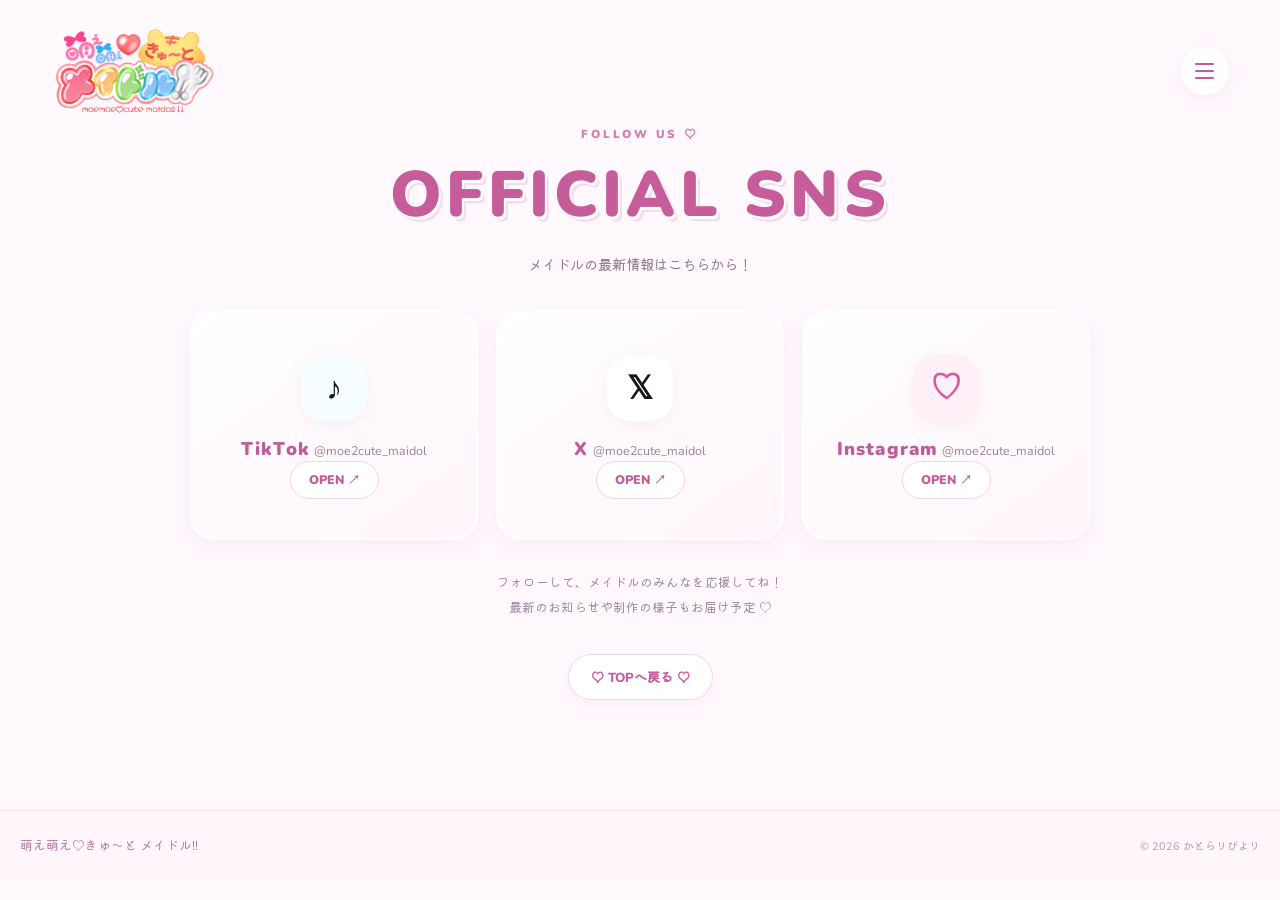
<file: sns.html>
<!DOCTYPE html>
<html lang="ja">
<head>
  <meta charset="UTF-8">
  <meta name="viewport" content="width=device-width, initial-scale=1.0">
  <meta name="theme-color" content="#fff9fe">
  <meta name="description" content="萌え萌え♡きゅ～と メイドル!!の公式SNS一覧。TikTok・X・Instagramはこちらから！">
  <title>OFFICIAL SNS｜萌え萌え♡きゅ～と メイドル!!</title>

  <link rel="stylesheet" href="css/common.css">

  <style>
    /* ===== SNSページ ===== */

    .sns-list {
      display: grid;
      grid-template-columns: repeat(3, minmax(0, 1fr));
      gap: 18px;
      width: min(900px, 100%);
      margin: 36px auto 0;
    }

    .sns-card {
      position: relative;
      display: flex;
      flex-direction: column;
      align-items: center;
      justify-content: center;
      min-width: 0;
      min-height: 230px;
      padding: 28px 14px 24px;
      overflow: hidden;
      border: 2px solid #fff;
      border-radius: 25px;
      background: linear-gradient(145deg, #fff, #fff5fb);
      box-shadow: 0 8px 25px #c38bb31c;
      text-align: center;
      transition: transform .2s, box-shadow .2s;
    }

    .sns-card:hover {
      transform: translateY(-5px);
      box-shadow: 0 13px 30px #c38bb32e;
    }

    .sns-symbol {
      display: flex;
      align-items: center;
      justify-content: center;
      width: 66px;
      height: 66px;
      margin-bottom: 15px;
      border-radius: 22px;
      background: white;
      box-shadow: 0 4px 15px #b47da01a;
      font-family: Arial, sans-serif;
      font-size: 2rem;
      font-weight: 900;
    }

    .sns-card.tiktok .sns-symbol {
      color: #171717;
      background: #f5fdff;
    }

    .sns-card.x-social .sns-symbol {
      color: #171717;
    }

    .sns-card.instagram .sns-symbol {
      color: #d95b9f;
      background: #fff0f8;
    }

    .sns-name {
      margin: 0;
      color: #bd5d9b;
      font-size: 1.15rem;
      font-weight: 900;
      letter-spacing: .06em;
    }

    .sns-account {
      margin: 7px 0 14px;
      color: #99839d;
      font-size: .78rem;
      overflow-wrap: anywhere;
    }

    .sns-open {
      display: inline-block;
      padding: 9px 18px;
      border: 1px solid #f2d5e7;
      border-radius: 99px;
      background: white;
      color: #c45e9b;
      font-size: .78rem;
      font-weight: 900;
    }

    .sns-note {
      margin: 30px auto 0;
      color: #a18ba4;
      font-family: 'Kiwi Maru', sans-serif;
      font-size: .8rem;
      line-height: 1.9;
      text-align: center;
    }

    @media (max-width: 650px) {
      .sns-list {
        grid-template-columns: 1fr;
        gap: 14px;
        max-width: 400px;
        margin-top: 25px;
      }

      .sns-card {
        flex-direction: row;
        justify-content: flex-start;
        min-height: 120px;
        padding: 18px;
        gap: 15px;
        text-align: left;
      }

      .sns-symbol {
        flex: 0 0 58px;
        width: 58px;
        height: 58px;
        margin: 0;
        border-radius: 18px;
        font-size: 1.8rem;
      }

      .sns-info {
        flex: 1;
        min-width: 0;
      }

      .sns-name {
        font-size: 1rem;
      }

      .sns-account {
        margin: 5px 0 0;
        font-size: .75rem;
      }

      .sns-open {
        flex: 0 0 auto;
        padding: 8px 11px;
        font-size: .72rem;
      }
    }
  </style>
</head>

<body>
  <!-- 共通ヘッダー -->
  <header class="site-header">
    <a class="mini-brand" href="index.html" aria-label="メイドル トップ">
      <img src="assets/mini-logo.png" alt="メイドル!!">
    </a>

    <button class="menu-toggle"
      aria-label="メニューを開く"
      aria-expanded="false"
      aria-controls="site-menu">
      <span></span>
      <span></span>
      <span></span>
    </button>

     <nav class="site-menu" id="site-menu" aria-hidden="true">
      <a href="index.html">TOP <small>トップ</small></a>
      <a href="characters.html">CHARACTER <small>キャラクター</small></a>
       <a href="story.html">STORY <small>ストーリー</small></a>
         <a href="rhythm.html">RHYTHM GAME <small>リズムゲーム</small></a>
       <a href="/maidol-official/maidol_dressup/index.html">DRESS UP <small>着せ替え</small></a>
    <a href="diagnosis.html">WHICH MAIDOL? <small>メイドル診断</small></a>
      <a href="omikuji.html">TODAY'S FORTUNE <small>メイドルおみくじ</small></a>
      <a href="sns.html">OFFICIAL SNS <small>公式SNS</small></a>
    </nav>
  </header>

  <main class="page-wrap">
    <div class="page-heading">
      <p class="eyebrow">FOLLOW US ♡</p>
      <h1>OFFICIAL SNS</h1>
      <p>メイドルの最新情報はこちらから！</p>
      
    </div>

    <section class="sns-list" aria-label="メイドル公式SNS">

      <!-- TikTok -->
      <a class="sns-card tiktok"
        href="https://www.tiktok.com/@moe2cute_maidol"
        target="_blank"
        rel="noopener noreferrer">
        <span class="sns-symbol" aria-hidden="true">♪</span>
        <span class="sns-info">
          <span class="sns-name">TikTok</span>
          <span class="sns-account">@moe2cute_maidol</span>
        </span>
        <span class="sns-open">OPEN ↗</span>
      </a>

      <!-- X -->
      <a class="sns-card x-social"
        href="https://x.com/moe2cute_maidol"
        target="_blank"
        rel="noopener noreferrer">
        <span class="sns-symbol" aria-hidden="true">𝕏</span>
        <span class="sns-info">
          <span class="sns-name">X</span>
          <span class="sns-account">@moe2cute_maidol</span>
        </span>
        <span class="sns-open">OPEN ↗</span>
      </a>

      <!-- Instagram -->
      <a class="sns-card instagram"
        href="https://www.instagram.com/moe2cute_maidol/"
        target="_blank"
        rel="noopener noreferrer">
        <span class="sns-symbol" aria-hidden="true">♡</span>
        <span class="sns-info">
          <span class="sns-name">Instagram</span>
          <span class="sns-account">@moe2cute_maidol</span>
        </span>
        <span class="sns-open">OPEN ↗</span>
      </a>

    </section>

    <p class="sns-note">
      フォローして、メイドルのみんなを応援してね！<br>
      最新のお知らせや制作の様子もお届け予定 ♡
    </p>

    <a class="back-home" href="index.html">♡ TOPへ戻る ♡</a>
  </main>

  <footer class="site-footer">
    <span>萌え萌え♡きゅ～と メイドル!!</span>
    <small>© 2026 かとらりびより</small>
  </footer>

  <script src="js/common.js"></script>
</body>
</html>
</file>
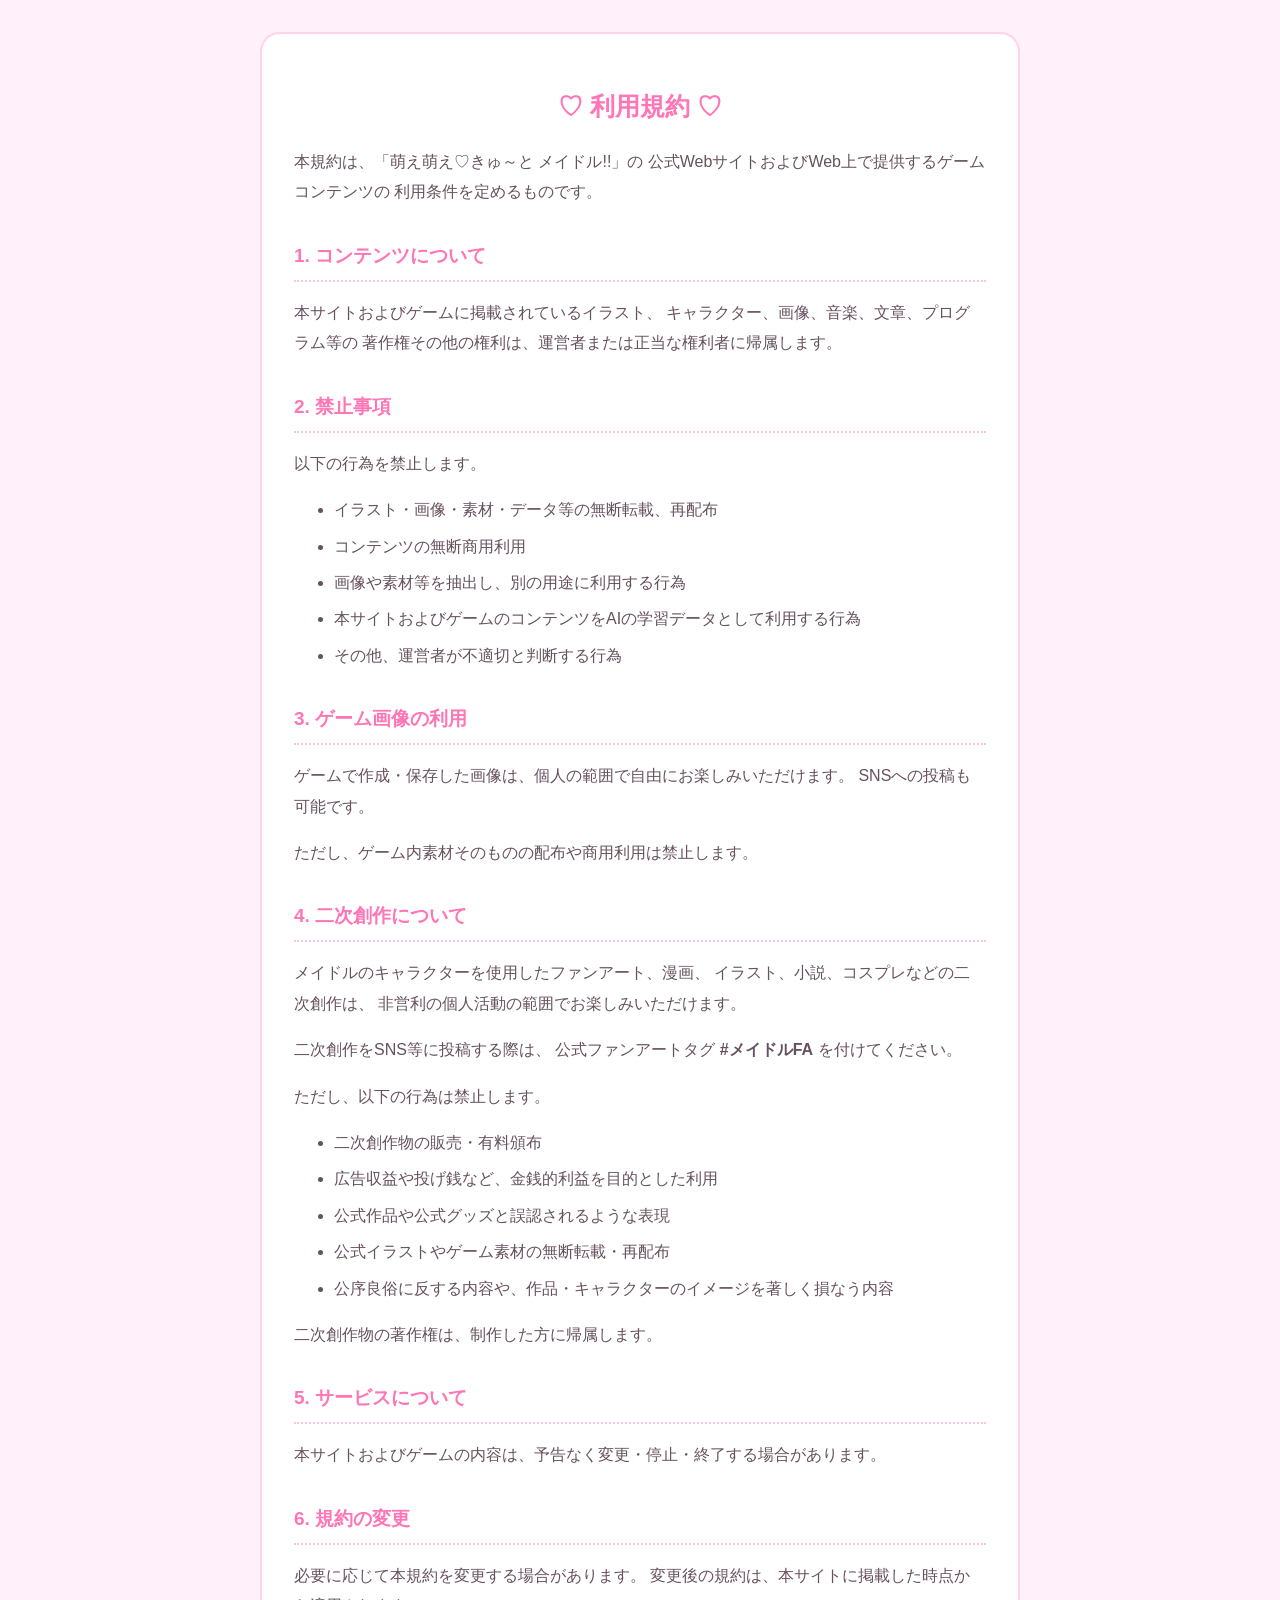
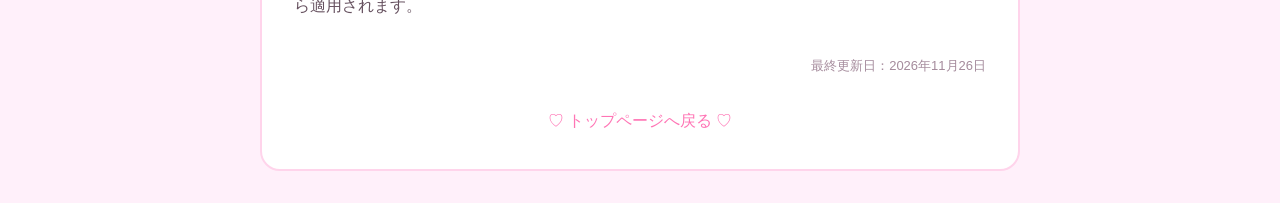
<file: terms.html>
<!DOCTYPE html>
<html lang="ja">
<head>
  <meta charset="UTF-8">
  <meta name="viewport" content="width=device-width, initial-scale=1">
  <title>利用規約｜萌え萌え♡きゅ～と メイドル!!</title>
  <style>
    * {
      box-sizing: border-box;
    }

    body {
      margin: 0;
      padding: 32px 16px;
      background: #fff0fa;
      color: #66515f;
      font-family: sans-serif;
      line-height: 1.9;
    }

    main {
      max-width: 760px;
      margin: 0 auto;
      padding: 32px;
      background: #fff;
      border: 2px solid #ffd4eb;
      border-radius: 20px;
    }

    h1 {
      color: #ff75b5;
      text-align: center;
      font-size: 25px;
    }

    h2 {
      margin-top: 30px;
      padding-bottom: 6px;
      color: #ff75b5;
      border-bottom: 2px dotted #ffc2df;
      font-size: 19px;
    }

    li {
      margin-bottom: 6px;
    }

    .date {
      margin-top: 32px;
      text-align: right;
      font-size: 13px;
      color: #a58b9c;
    }

    .back {
      display: block;
      margin-top: 28px;
      color: #ff75b5;
      text-align: center;
      text-decoration: none;
    }
  </style>
</head>
<body>
<main>
  <h1>♡ 利用規約 ♡</h1>

  <p>
    本規約は、「萌え萌え♡きゅ～と メイドル!!」の
    公式WebサイトおよびWeb上で提供するゲームコンテンツの
    利用条件を定めるものです。
  </p>

  <h2>1. コンテンツについて</h2>
  <p>
    本サイトおよびゲームに掲載されているイラスト、
    キャラクター、画像、音楽、文章、プログラム等の
    著作権その他の権利は、運営者または正当な権利者に帰属します。
  </p>

  <h2>2. 禁止事項</h2>
  <p>以下の行為を禁止します。</p>
  <ul>
    <li>イラスト・画像・素材・データ等の無断転載、再配布</li>
    <li>コンテンツの無断商用利用</li>
    <li>画像や素材等を抽出し、別の用途に利用する行為</li>
    <li>本サイトおよびゲームのコンテンツをAIの学習データとして利用する行為</li>
    <li>その他、運営者が不適切と判断する行為</li>
  </ul>

  <h2>3. ゲーム画像の利用</h2>
  <p>
    ゲームで作成・保存した画像は、個人の範囲で自由にお楽しみいただけます。
    SNSへの投稿も可能です。
  </p>
  <p>ただし、ゲーム内素材そのものの配布や商用利用は禁止します。</p>

  <h2>4. 二次創作について</h2>
  <p>
    メイドルのキャラクターを使用したファンアート、漫画、
    イラスト、小説、コスプレなどの二次創作は、
    非営利の個人活動の範囲でお楽しみいただけます。
  </p>
  <p>
    二次創作をSNS等に投稿する際は、
    公式ファンアートタグ <strong>#メイドルFA</strong> を付けてください。
  </p>
  <p>ただし、以下の行為は禁止します。</p>
  <ul>
    <li>二次創作物の販売・有料頒布</li>
    <li>広告収益や投げ銭など、金銭的利益を目的とした利用</li>
    <li>公式作品や公式グッズと誤認されるような表現</li>
    <li>公式イラストやゲーム素材の無断転載・再配布</li>
    <li>公序良俗に反する内容や、作品・キャラクターのイメージを著しく損なう内容</li>
  </ul>
  <p>二次創作物の著作権は、制作した方に帰属します。</p>

  <h2>5. サービスについて</h2>
  <p>
    本サイトおよびゲームの内容は、予告なく変更・停止・終了する場合があります。
  </p>

  <h2>6. 規約の変更</h2>
  <p>
    必要に応じて本規約を変更する場合があります。
    変更後の規約は、本サイトに掲載した時点から適用されます。
  </p>

  <p class="date">最終更新日：2026年11月26日</p>

  <a class="back" href="index.html">♡ トップページへ戻る ♡</a>
</main>
</body>
</html>
</file>
<file: css/common.css>
@import url('https://fonts.googleapis.com/css2?family=Kiwi+Maru:wght@400;500&family=Nunito:wght@400;600;700;800;900&display=swap');
:root{--pink:#f28bbd;--deep-pink:#d94d98;--lavender:#c7a8ef;--blue:#8ecff0;--green:#a8dcb9;--orange:#ffc18b;--ink:#55465b;--muted:#8d7b91;--paper:#fffaff;--line:#f1ddeb}
*{box-sizing:border-box}
html{scroll-behavior:smooth}
body{margin:0;color:var(--ink);font-family:'Nunito','Kiwi Maru',sans-serif;background:#fff9fe}
a{color:inherit;text-decoration:none}
button{font:inherit}
.site-header{position:absolute;z-index:30;top:0;left:0;right:0;display:flex;align-items:center;justify-content:space-between;padding:22px clamp(18px,4vw,58px)}
.mini-brand{font-weight:900;font-size:1rem;color:#bd5d9b;letter-spacing:.04em;text-shadow:0 1px white}
.menu-toggle{width:48px;height:48px;border:1px solid #fff;background:rgba(255,255,255,.76);box-shadow:0 4px 18px #c38bb322;border-radius:50%;display:flex;flex-direction:column;justify-content:center;align-items:center;gap:5px;cursor:pointer;backdrop-filter:blur(10px)}
.menu-toggle span{display:block;width:19px;height:2px;background:#bd5d9b;border-radius:4px;transition:transform .25s,opacity .25s}
.menu-toggle[aria-expanded="true"] span:first-child{transform:translateY(7px) rotate(45deg)}
.menu-toggle[aria-expanded="true"] span:nth-child(2){opacity:0}
.menu-toggle[aria-expanded="true"] span:last-child{transform:translateY(-7px) rotate(-45deg)}
.site-menu{position:absolute;right:clamp(18px,4vw,58px);top:80px;min-width:220px;padding:12px;background:rgba(255,255,255,.94);border:1px solid white;border-radius:22px;box-shadow:0 15px 45px #a66c9c24;display:grid;gap:4px;opacity:0;visibility:hidden;transform:translateY(-8px);transition:.22s;backdrop-filter:blur(14px)}
.site-menu.open{opacity:1;visibility:visible;transform:translateY(0)}
.site-menu a{display:flex;flex-direction:column;padding:13px 15px;border-radius:14px;font-size:.88rem;font-weight:900;letter-spacing:.07em}
.site-menu a:hover{background:#fff0fa;color:var(--deep-pink)}
.site-menu small{font-family:'Kiwi Maru',sans-serif;font-size:.72rem;color:#a891a9;font-weight:400;margin-top:2px}
.page-wrap{width:min(1100px,calc(100% - 36px));margin:0 auto;padding:125px 0 70px;min-height:calc(100vh - 90px)}
.page-heading{text-align:center;margin-bottom:32px}
.eyebrow{font-size:.72rem;font-weight:900;letter-spacing:.24em;color:#d47daf;margin:0 0 9px}
.page-heading h1{margin:0;color:#c75c9b;font-size:clamp(2rem,6vw,4rem);letter-spacing:.07em;font-weight:900;text-shadow:2px 3px 0 #fff,4px 5px 0 #f7d9ec}
.page-heading>p:not(.eyebrow){font-family:'Kiwi Maru',sans-serif;font-size:.9rem;color:#927d97}
.heading-sparkle{display:block;color:#e7a4cd;letter-spacing:.3em;margin-top:12px}
.site-footer{padding:24px 20px 28px;display:flex;justify-content:space-between;gap:12px;align-items:center;background:#fff7fc;border-top:1px solid #f7e5f1;color:#ba78a5;font-size:.8rem}
.site-footer small{font-size:.68rem;color:#ad9bad}
.back-home{display:table;margin:35px auto 0;padding:12px 22px;border-radius:99px;background:#fff;border:1px solid #f3d6e8;color:#c45e9b;font-size:.82rem;font-weight:800;box-shadow:0 5px 15px #d49abc18;transition:transform .2s}
.back-home:hover{transform:translateY(-2px)}
@media(max-width:600px){.site-header{padding:14px 16px}.menu-toggle{width:43px;height:43px}.site-menu{top:67px;right:16px}.page-wrap{padding-top:100px}.site-footer{flex-direction:column;text-align:center;gap:5px}}
@media(prefers-reduced-motion:reduce){*,*::before,*::after{animation-duration:.01ms!important;animation-iteration-count:1!important;scroll-behavior:auto!important;transition-duration:.01ms!important}}
/* ===== 左上のミニロゴ ===== */

.mini-brand {
  display: inline-flex;
  align-items: center;
  flex: 0 0 auto;
  max-width: 210px;
  line-height: 1;
}

.mini-brand img {
  display: block;
  width: auto;
  height: 98px;
  max-width: 210px;
  max-height: 98px;
  object-fit: contain;
}

/* スマートフォン版 */
@media (max-width: 650px) {
  .mini-brand {
    max-width: 128px;
  }

  .mini-brand img {
    width: auto;
    height: 51px;
    max-width: 128px;
    max-height: 51px;
  }
}
</file>
<file: css/top.css>
/* ========================================
   メイドル公式サイト TOP
   PC・スマートフォン統合版
======================================== */

body.top-page {
  background: #fff9fe;
  overflow-x: hidden;
}

/* ===== メイン背景 ===== */

.hero {
  position: relative;
  isolation: isolate;
  display: flex;
  flex-direction: column;
  align-items: center;
  justify-content: flex-start;
  min-height: 100svh;
  padding: 35px 14px 34px;
  overflow: hidden;
  background: linear-gradient(
    125deg,
    #fff5fb 0%,
    #f6f0ff 22%,
    #effbff 43%,
    #fff7fb 63%,
    #fff8e9 83%,
    #f6efff 100%
  );
}

.hero:before {
  content: "";
  position: absolute;
  inset: -40%;
  z-index: -2;
  background: conic-gradient(
    from 0deg at 50% 50%,
    #ffd7ec33,
    #c7f0ff44,
    #e7d4ff55,
    #fff5c944,
    #ffd7ec33
  );
  filter: blur(50px);
  animation: holo-rotate 24s linear infinite;
}

.hero:after {
  content: "";
  position: absolute;
  inset: 0;
  z-index: -1;
  opacity: .45;
  background: linear-gradient(
    110deg,
    transparent 25%,
    #fff9 40%,
    transparent 52%
  );
  background-size: 220% 100%;
  animation: light-flow 8s ease-in-out infinite;
}

.hero-kicker {
  position: relative;
  z-index: 2;
  margin: 0;
  color: #c47eac;
  font-size: clamp(.62rem, 1.4vw, .8rem);
  font-weight: 900;
  letter-spacing: .24em;
  text-align: center;
  animation: fade-up .8s .1s both;
}

/* ===== キラキラ背景 ===== */

.sparkle-field {
  position: absolute;
  inset: 0;
  z-index: 0;
  pointer-events: none;
  background-image:
    radial-gradient(circle, #fff 0 1.5px, transparent 2px),
    radial-gradient(circle, #fff 0 1px, transparent 2px),
    radial-gradient(circle, #f6c9e8 0 1px, transparent 2px);
  background-size:
    113px 137px,
    177px 191px,
    231px 173px;
  background-position:
    12px 20px,
    70px 90px,
    30px 130px;
  animation: sparkle-drift 18s linear infinite;
  opacity: .7;
}

/* ===== キャラクター共通 ===== */

.stage {
  position: relative;
  z-index: 2;
  width: min(100%, 1500px);
  margin: 12px auto 0;
}

.character-row {
  display: flex;
  align-items: flex-end;
  justify-content: center;
  min-width: 0;
}

.figure {
  position: relative;
  min-width: 0;
  margin: 0;
  padding: 0;
  border: none;
  border-radius: 0;
  background: transparent !important;
  box-shadow: none !important;
  overflow: visible;
  opacity: 1;
  animation: none;
}

.figure:before {
  display: none;
}

.character-art {
  display: block;
  width: 100%;
  height: 100%;
  object-fit: contain;
  object-position: center bottom;
}

.figure b,
.figure small,
.figure-star,
.tiger-face {
  display: none;
}

/* ===== ロゴ共通 ===== */

.logo-halo {
  position: relative;
  z-index: 8;
  min-width: 0;
  isolation: isolate;
}

.logo-halo:before {
  content: "";
  position: absolute;
  z-index: -1;
  inset: -18% -14%;
  border-radius: 50%;
  background: radial-gradient(
    ellipse at center,
    #fff 0%,
    #fffefeeF 25%,
    #fffdfacc 43%,
    #fff8 56%,
    transparent 74%
  );
  filter: blur(17px);
  pointer-events: none;
}

.site-logo {
  display: block;
  width: 100%;
  height: auto;
  object-fit: contain;
}

/* ========================================
   PC版
   キャラクターを中央に横並び
   ロゴを足元に重ねる
======================================== */

@media (min-width: 651px) {

  .hero {
    padding: 35px 20px 34px;
  }

  .stage {
    display: block;
    position: relative;
    width: min(100%, 1500px);
    height: clamp(650px, 82vh, 900px);
    min-height: 650px;
    margin: 0 auto;
    transform: none;
  }

  /* ラッパーを解除し、各キャラクターを直接配置 */
  .stage .character-row {
    display: contents;
  }

  /* 4人のメインキャラクター
     横方向の位置は固定し、足元を同じ高さにする */
  .stage .figure.knife,
  .stage .figure.fork,
  .stage .figure.spoon,
  .stage .figure.hashi {
    position: absolute;
    top: 0;
    bottom: 0;
    width: 25%;
    height: 100%;
    margin: 0;
    padding: 0;
    transform: none !important;
  }

  .stage .figure.knife .character-art,
  .stage .figure.fork .character-art,
  .stage .figure.spoon .character-art,
  .stage .figure.hashi .character-art {
    width: 100%;
    height: 100%;
    object-fit: contain;
    object-position: center bottom;
  }

  /* 左から：ないふ */
  .stage .figure.knife {
    left: 0%;
    z-index: 2;
  }

  /* 左から：ふぉーく
     ないふと横方向に重ねる */
  .stage .figure.fork {
    left: 29%;
    margin-left: -90px;
    z-index: 5;
  }

  /* 左から：すぷーん
     はしと横方向に重ねる */
  .stage .figure.spoon {
    left: 53%;
    z-index: 5;
  }

  /* 左から：はし */
  .stage .figure.hashi {
    left: 75%;
    z-index: 2;
  }

  /* もちとら：上端を揃え、小さめに配置 */
  .stage .figure.mochitora {
    position: absolute;
    top: 8%;
    bottom: auto;
    left: 42.5%;
    width: 15%;
    height: 60%;
    margin: 0;
    padding: 0;
    display: block;
    transform: none !important;
    z-index: 3;
  }

  .stage .figure.mochitora .character-art {
    display: block;
    width: 100%;
    height: 100%;
    object-fit: contain;
    object-position: center top;
  }

  /* ロゴ：中央の足元に重ねる */
  .stage .logo-halo {
    position: absolute;
    left: 50%;
    top: auto;
    bottom: 0;
    transform: translateX(-50%);
    width: min(48%, 580px);
    max-width: 100%;
    margin: 0;
    z-index: 10;
    opacity: 1;
    animation: none;
  }

  .stage .logo-halo:before {
    inset: -15% -12%;
    filter: blur(18px);
  }

  .hero-bottom {
    position: relative;
    z-index: 10;
    margin-top: 0;
  }
}

/* ========================================
   スマートフォン版
   後列：ないふ・もちとら・はし
   前列：ふぉーく・すぷーん
   ロゴは足元に重ねる
======================================== */

@media (max-width: 650px) {

  .hero {
    padding: 95px 8px 34px;
    min-height: 100svh;
  }

  .hero-kicker {
    font-size: .65rem;
  }

  .stage {
    display: block;
    position: relative;
    width: 100%;
    height: 650px;
    min-height: 0;
    margin: 12px auto 0;
    overflow: visible;
  }

  /* 後列3人 */
  .stage .back-row {
    position: absolute;
    top: 0;
    left: 0;
    display: flex;
    align-items: flex-start;
    justify-content: space-around;
    width: 100%;
    height: 62%;
    gap: 0;
    transform: none;
    z-index: 1;
  }

  .stage .back-row .figure {
    position: relative;
    top: 0 !important;
    bottom: auto;
    align-self: flex-start;
    flex: 0 0 33.333%;
    width: 33.333%;
    height: 100%;
    margin: 0;
    padding: 0;
  }

  .stage .back-row .character-art {
    display: block;
    width: 100%;
    height: 100%;
    object-fit: contain;
    object-position: center top;
  }

  /* もちとらは他の後列キャラクターより小さく */
  .stage .back-row .figure.mochitora {
    flex-basis: 23.333%;
    width: 23.333%;
    height: 70%;
    margin: 0;
    transform: translateY(30%) !important;
  }

  /* 後列：ないふとはしを少し下げる */
  .stage .back-row .figure.knife,
  .stage .back-row .figure.hashi {
    transform: translateY(8%) !important;
  }

  .stage .back-row .figure.mochitora .character-art {
    width: 100%;
    height: 100%;
    object-fit: contain;
    object-position: center top;
  }

  /* 前列2人：後列と少し重ねる */
  .stage .front-row {
    position: absolute;
    left: 50%;
    bottom: 105px;
    display: flex;
    flex-direction: row;
    align-items: flex-end;
    justify-content: center;
    width: 84%;
    height: 64%;
    gap: 0;
    transform: translateX(-50%);
    z-index: 3;
  }

  .stage .front-row .figure {
    position: relative;
    top: auto;
    bottom: auto;
    flex: 0 0 50%;
    width: 50%;
    height: 100%;
    margin: 0;
    padding: 0;
  }

  .stage .front-row .character-art {
    display: block;
    width: 100%;
    height: 100%;
    object-fit: contain;
    object-position: center bottom;
  }

  /* 左：ふぉーく、右：すぷーん */
  .stage .front-row .figure.fork {
    order: -2;
  }

  .stage .front-row .figure.spoon {
    order: 2;
  }

  /* ロゴを前列の足元に重ねる */
  .stage .logo-halo {
    position: absolute;
    left: 50%;
    top: auto;
    bottom: 65px;
    transform: translateX(-50%);
    width: min(76%, 350px);
    max-width: 100%;
    margin: 0;
    z-index: 10;
    opacity: 1;
    animation: none;
  }

  .stage .logo-halo:before {
    inset: -15% -12%;
    filter: blur(14px);
  }

  .hero-bottom {
    position: relative;
    z-index: 10;
    margin-top: 12px;
  }

  .hero-bottom p {
    font-size: .78rem;
  }

  .pill-link {
    padding: 11px 18px;
    font-size: .8rem;
  }

  .home-links {
    grid-template-columns: 1fr;
    margin: 28px auto;
  }
}

/* ========================================
   下部リンク
======================================== */

.home-links {
  display: grid;
  grid-template-columns: repeat(2, minmax(0, 1fr));
  gap: 16px;
  width: min(850px, calc(100% - 36px));
  margin: 48px auto;
}

.home-links > a {
  display: flex;
  align-items: center;
  gap: 17px;
  padding: 22px;
  border-radius: 20px;
  background: #fff;
  border: 1px solid #f4e1ef;
  box-shadow: 0 9px 30px #b47da00c;
  transition: transform .2s;
}

.home-links > a:hover {
  transform: translateY(-3px);
}

.link-number {
  font-size: 1.7rem;
  font-weight: 900;
  color: #efb6d7;
}

.home-links b {
  display: block;
  font-size: .9rem;
  letter-spacing: .1em;
  color: #c46a9f;
}

.home-links small {
  display: block;
  color: #a68ca7;
  margin-top: 4px;
  font-family: 'Kiwi Maru', sans-serif;
  font-size: .72rem;
}

.home-links i {
  font-style: normal;
  margin-left: auto;
  color: #d98fbc;
  font-size: 1.2rem;
}

/* ===== ヒーロー下部リンク ===== */

.hero-bottom {
  z-index: 10;
  text-align: center;
  animation: fade-up .8s 1.8s both;
}

.hero-bottom p {
  font-family: 'Kiwi Maru', sans-serif;
  font-size: .86rem;
  color: #8f7894;
  margin: 0 0 14px;
}

.pill-link {
  display: inline-flex;
  align-items: center;
  gap: 12px;
  border: 1px solid white;
  border-radius: 99px;
  padding: 12px 22px;
  background: linear-gradient(100deg, #fff8fd, #fff);
  box-shadow: 0 5px 20px #d59cc526;
  color: #c75e9d;
  font-size: .83rem;
  font-weight: 800;
}

.pill-link span {
  font-size: 1.1rem;
}

.scroll-cue {
  position: absolute;
  bottom: 12px;
  left: 50%;
  transform: translateX(-50%);
  font-size: .55rem;
  letter-spacing: .2em;
  color: #c39ab8;
  display: flex;
  align-items: center;
  gap: 7px;
}

.scroll-cue span {
  width: 20px;
  height: 1px;
  background: #dca6c8;
}

/* ===== アニメーション ===== */

@keyframes holo-rotate {
  to {
    transform: rotate(360deg);
  }
}

@keyframes light-flow {
  0%, 100% {
    background-position: 120% 0;
  }
  50% {
    background-position: -120% 0;
  }
}

@keyframes sparkle-drift {
  to {
    background-position:
      125px -137px,
      0 281px,
      -201px 303px;
  }
}

@keyframes fade-up {
  from {
    opacity: 0;
    transform: translateY(12px);
  }
  to {
    opacity: 1;
    transform: translateY(0);
  }
}

/* ===== 動きを減らす設定 ===== */

@media (prefers-reduced-motion: reduce) {
  .hero:before,
  .hero:after,
  .sparkle-field,
  .hero-kicker,
  .hero-bottom {
    animation: none !important;
  }

  .hero-kicker,
  .hero-bottom {
    opacity: 1 !important;
  }
}

/* トップページ：立ち絵とロゴがぱっと登場 */
@keyframes maidol-pop {
  from {
    opacity: 0;
    scale: 0.75;
    filter: blur(5px);
  }
  to {
    opacity: 1;
    scale: 1;
    filter: blur(0);
  }
}

/* キャラクターは順番に登場 */
.stage .figure.knife {
  animation: maidol-pop 0.65s 0.1s both;
}

.stage .figure.mochitora {
  animation: maidol-pop 0.65s 0.2s both;
}

.stage .figure.hashi {
  animation: maidol-pop 0.65s 0.3s both;
}

.stage .figure.fork {
  animation: maidol-pop 0.65s 0.4s both;
}

.stage .figure.spoon {
  animation: maidol-pop 0.65s 0.5s both;
}

/* メインロゴは最後に登場 */
/* メインロゴ：その場でぽよんっと登場 */
@keyframes maidol-logo-bounce {
  0% {
    opacity: 0;
    transform: translateX(-50%) scale(0.5);
  }

  60% {
    opacity: 1;
    transform: translateX(-50%) scale(1.12);
  }

  80% {
    transform: translateX(-50%) scale(0.94);
  }

  100% {
    opacity: 1;
    transform: translateX(-50%) scale(1);
  }
}

.stage .logo-halo {
  animation: maidol-logo-bounce 0.8s 0.7s both;
}

/* スマホでPC版表示したときだけ、もちとらをさらに下げる */
@media (min-width: 651px) and (pointer: coarse) {
  .stage .figure.mochitora {
    top: 28% !important;
  }
}

/* 左上のミニロゴ：PC版 */
.mini-brand {
  display: inline-flex;
  align-items: center;
  flex: 0 0 auto;
  line-height: 1;
  max-width: 210px;
}

.mini-brand img {
  display: block;
  width: auto !important;
  height: 98px !important;
  max-width: 210px !important;
  max-height: 98px !important;
  object-fit: contain;
}

/* 左上のミニロゴ：スマートフォン版 */
@media (max-width: 650px) {
  .mini-brand {
    max-width: 128px;
  }

  .mini-brand img {
    width: auto !important;
    height: 51px !important;
    max-width: 128px !important;
    max-height: 51px !important;
  }
}

/* ===== メイドル診断バナー ===== */
.diagnosis-banner {
  display: flex;
  flex-direction: column;
  align-items: center;
  gap: 9px;
  width: min(520px, calc(100% - 32px));
  margin: 35px auto;
  padding: 28px 18px;
  border: 3px solid white;
  border-radius: 28px;
  background:
    radial-gradient(circle at 10% 20%, #ffe1f1, transparent 40%),
    linear-gradient(120deg, #fff8fc, #f0eaff, #fff0f8);
  box-shadow: 0 8px 24px #d59ac52a, inset 0 0 0 1px #f3d4e9;
  color: #c65d9d;
  text-align: center;
  transition: transform .2s, box-shadow .2s;
}

.diagnosis-banner:hover {
  transform: translateY(-4px);
  box-shadow: 0 13px 28px #d59ac540;
}

.diagnosis-banner-icon {
  font-size: 1.35rem;
  letter-spacing: .25em;
}

.diagnosis-banner-label {
  font-size: .7rem;
  font-weight: 900;
  letter-spacing: .2em;
}

.diagnosis-banner strong {
  font-size: clamp(1.8rem, 6vw, 2.5rem);
  font-weight: 900;
  text-shadow: 2px 3px white, 3px 4px #f1cfe5;
}

.diagnosis-banner-button {
  margin-top: 5px;
  padding: 10px 25px;
  border-radius: 999px;
  background: linear-gradient(100deg, #f19bc9, #c7a5ed);
  color: white;
  font-size: .9rem;
  font-weight: 900;
}
</file>
<file: css/characters.css>
body.sub-page {
  background: linear-gradient(145deg, #fff8fd, #f7f4ff 45%, #f1fbff);
  min-height: 100vh;
}

.character-page {
  max-width: 1100px;
  margin-inline: auto;
}

/* ページ見出し */
.page-heading {
  text-align: center;
  margin-bottom: 28px;
}

.page-heading h1 {
  color: #c75d9b;
}

.heading-sparkle {
  display: inline-block;
  color: #e6a0cc;
  margin-top: 6px;
}

/* キャラクター選択 */
.character-tabs {
  display: flex;
  justify-content: center;
  align-items: center;
  gap: 12px;
  flex-wrap: wrap;
  margin: 0 auto 28px;
}

.character-tab {
  display: flex;
  align-items: center;
  gap: 9px;
  padding: 8px 14px 8px 9px;
  border-radius: 99px;
  border: 1px solid #f1ddec;
  background: #ffffffd9;
  color: #987e9b;
  font-size: .85rem;
  font-weight: 800;
  cursor: pointer;
  transition: transform .2s, box-shadow .2s, border-color .2s;
}

.character-tab:hover,
.character-tab.active {
  background: #fff;
  border-color: #e5afd0;
  color: #c75d9b;
  box-shadow: 0 5px 18px #d9a1c522;
  transform: translateY(-2px);
}

.tab-icon {
  display: block;
  width: 58px;
  height: 58px;
  flex: 0 0 58px;
  overflow: hidden;
  border-radius: 50%;
  background: #fff;
  box-shadow: 0 2px 9px #d9a1c51a;
}

.tab-icon img {
  display: block;
  width: 100%;
  height: 100%;
  object-fit: contain;
}

.character-tab.active .tab-icon {
  outline: 3px solid #f2b8d8;
  outline-offset: 2px;
}

/* プロフィール全体 */
.profile-card {
  display: grid;
  grid-template-columns: minmax(0, 1.05fr) minmax(0, .95fr);
  gap: clamp(22px, 4vw, 48px);
  align-items: stretch;
  padding: clamp(16px, 3vw, 32px);
  border: 1px solid #fff;
  border-radius: 28px;
  background: #ffffffc7;
  box-shadow: 0 18px 55px #a77ca218;
  backdrop-filter: blur(12px);
}

/* 立ち絵エリア */
.profile-art-wrap {
  position: relative;
  min-width: 0;
  min-height: 500px;
  display: flex;
  align-items: stretch;
  justify-content: center;
  border-radius: 24px;
  background: linear-gradient(150deg, #fff0f8, #f5f2ff 50%, #eafaff);
  overflow: hidden;
}

.profile-art-wrap::before,
.profile-art-wrap::after {
  content: "✧";
  position: absolute;
  z-index: 1;
  color: #fff;
  font-size: 2.5rem;
  pointer-events: none;
  text-shadow: 0 0 15px #f0acd5;
}

.profile-art-wrap::before {
  top: 6%;
  left: 8%;
}

.profile-art-wrap::after {
  bottom: 8%;
  right: 8%;
}

.profile-art {
  position: relative;
  width: 100%;
  min-width: 0;
  min-height: 500px;
  display: flex;
  align-items: center;
  justify-content: center;
  padding: 22px 34px;
  box-sizing: border-box;
}

#character-real-image {
  display: block;
  position: relative;
  z-index: 2;
  width: auto;
  height: auto;
  max-width: 100%;
  max-height: 470px;
  object-fit: contain;
  object-position: center bottom;
}

#character-real-image[hidden] {
  display: none;
}

/* 画像がない場合の仮表示 */
.profile-placeholder {
  width: min(75%, 300px);
  min-height: 340px;
  border: 1px solid #ffffffc9;
  border-radius: 48% 48% 20px 20px;
  display: flex;
  flex-direction: column;
  align-items: center;
  justify-content: center;
  gap: 12px;
  box-shadow: inset 0 0 35px #fff9, 0 15px 35px #ab7ea01c;
  color: #a46d99;
  text-align: center;
  box-sizing: border-box;
}

.profile-placeholder.pink {
  background: linear-gradient(150deg, #fff4fb, #f6c4e1);
}

.profile-placeholder.blue {
  background: linear-gradient(150deg, #f2fcff, #bce8f7);
}

.profile-placeholder.orange {
  background: linear-gradient(150deg, #fff9f1, #ffd3ae);
}

.profile-placeholder.green {
  background: linear-gradient(150deg, #f4fff7, #c6eed0);
}

.profile-placeholder.white {
  background: linear-gradient(150deg, #fff, #e6f4fb);
  border-radius: 46%;
}

.profile-placeholder strong {
  font-size: 1.7rem;
}

.profile-placeholder small {
  font-size: .6rem;
  letter-spacing: .12em;
  line-height: 1.7;
  color: #a98eac;
}

.art-sparkle {
  font-size: 3.5rem;
  color: white;
  text-shadow: 0 0 20px #fff, 0 0 30px #d995c8;
}

/* 画像切り替えボタン */
.art-arrow {
  position: absolute;
  z-index: 4;
  top: 50%;
  transform: translateY(-50%);
  width: 40px;
  height: 40px;
  display: grid;
  place-items: center;
  border: 1px solid #fff;
  background: #ffffffeb;
  border-radius: 50%;
  color: #c66ba3;
  cursor: pointer;
  box-shadow: 0 4px 12px #b885a022;
}

.art-arrow:hover:not(:disabled) {
  background: #fff0fa;
}

.art-arrow:disabled {
  opacity: .35;
  cursor: default;
}

.art-arrow.prev {
  left: 10px;
}

.art-arrow.next {
  right: 10px;
}

.image-count {
  position: absolute;
  z-index: 4;
  bottom: 12px;
  right: 15px;
  font-size: .7rem;
  color: #a58ba9;
  letter-spacing: .1em;
}

/* プロフィール文章 */
.profile-info {
  padding: 12px 0;
  align-self: center;
  min-width: 0;
}

.profile-en {
  font-size: .75rem;
  letter-spacing: .25em;
  font-weight: 900;
  color: #d28bb7;
  margin: 0 0 4px;
}

.profile-info h2 {
  font-size: clamp(2rem, 4vw, 3.2rem);
  color: #c75d9b;
  margin: 0 0 10px;
  line-height: 1.2;
  overflow-wrap: anywhere;
}

.profile-ribbon {
  display: inline-block;
  padding: 6px 14px;
  background: #fff0f8;
  border: 1px solid #f5d7e9;
  border-radius: 99px;
  color: #c773a6;
  font-size: .75rem;
  font-weight: 800;
}

.profile-description {
  font-family: 'Kiwi Maru', sans-serif;
  font-size: .88rem;
  line-height: 2;
  color: #88758e;
  margin: 20px 0;
}

/* PROFILE見出し */
.profile-section-title {
  display: flex;
  align-items: center;
  gap: 8px;
  margin: 24px 0 10px;
  padding-bottom: 8px;
  border-bottom: 2px solid #f4d9e9;
  color: #c75d9b;
  font-size: .8rem;
  font-weight: 900;
  letter-spacing: .18em;
}

.profile-section-title span {
  display: grid;
  place-items: center;
  width: 25px;
  height: 25px;
  border-radius: 50%;
  background: #fff0f8;
  color: #d779b0;
  font-size: .9rem;
}

/* プロフィール情報表 */
.profile-details {
  margin: 0;
  border-top: 1px dashed #ead5e5;
}

.profile-details div {
  display: grid;
  grid-template-columns: 105px minmax(0, 1fr);
  gap: 10px;
  padding: 12px 4px;
  border-bottom: 1px dashed #ead5e5;
  font-size: .82rem;
  line-height: 1.7;
}

.profile-details dt {
  color: #b18aaa;
  font-weight: 600;
}

.profile-details dd {
  margin: 0;
  color: #76627c;
  font-weight: 700;
  overflow-wrap: anywhere;
}

.diff-note {
  font-size: .7rem;
  line-height: 1.8;
  color: #b39ab2;
  margin-top: 16px;
}

.back-home {
  display: block;
  width: fit-content;
  margin: 28px auto;
  color: #c75d9b;
  text-decoration: none;
}

/* タブレット・スマートフォン */
@media (max-width: 720px) {
  .profile-card {
    grid-template-columns: minmax(0, 1fr);
    gap: 18px;
    padding: 14px;
  }

  .character-tabs {
    gap: 9px;
    margin-bottom: 20px;
  }

  .character-tab {
    gap: 7px;
    padding: 6px 11px 6px 7px;
    font-size: .78rem;
  }

  .tab-icon {
    width: 48px;
    height: 48px;
    flex-basis: 48px;
  }

  .profile-art-wrap,
  .profile-art {
    min-height: 420px;
  }

  #character-real-image {
    max-height: 390px;
  }

  .profile-placeholder {
    min-height: 300px;
  }

  .profile-info {
    padding: 6px 5px;
  }
}

@media (max-width: 420px) {
  .character-tabs {
    gap: 7px;
  }

  .character-tab {
    gap: 5px;
    padding: 5px 8px 5px 6px;
    font-size: .72rem;
  }

  .tab-icon {
    width: 40px;
    height: 40px;
    flex-basis: 40px;
  }

  .profile-art-wrap,
  .profile-art {
    min-height: 350px;
  }

  #character-real-image {
    max-height: 325px;
  }

  .art-arrow {
    width: 34px;
    height: 34px;
  }

  .profile-details div {
    grid-template-columns: 95px minmax(0, 1fr);
  }
}
/* ===== リズムゲーム案内バナー ===== */

.rhythm-banner {
  display: flex;
  align-items: center;
  justify-content: center;
  gap: 18px;

  width: min(90%, 850px);
  min-height: 100px;
  margin: 45px auto 35px;
  padding: 20px;

  box-sizing: border-box;
  border: 3px solid #ffacd8;
  border-radius: 22px;

  background: linear-gradient(
    135deg,
    #fff0fa,
    #ffe0f1,
    #fff7fc
  );

  color: #ff69ad;
  text-decoration: none;
  text-align: center;
  font-size: clamp(18px, 3vw, 27px);
  font-weight: bold;

  box-shadow: 0 5px 0 #f8c3df;
  transition: transform 0.2s, box-shadow 0.2s;
}

.rhythm-banner:hover {
  transform: translateY(-4px);
  box-shadow: 0 9px 0 #f8c3df;
}

.rhythm-banner-arrow {
  font-size: 25px;
}

@media (max-width: 600px) {
  .rhythm-banner {
    min-height: 80px;
    gap: 10px;
    margin: 30px auto;
    padding: 15px 10px;
  }
}
/* ===== ローテーションバナー ===== */

.rhythm-banner {
  transition:
    opacity 0.35s ease,
    transform 0.2s,
    box-shadow 0.2s;
}

/* リズムゲーム：ピンク */
.rhythm-banner[data-banner="rhythm"] {
  background: linear-gradient(135deg, #fff0fa, #ffe0f1, #fff7fc);
  border-color: #ffacd8;
  color: #ff69ad;
  box-shadow: 0 5px 0 #f8c3df;
}

/* メイドル診断：水色 */
.rhythm-banner[data-banner="diagnosis"] {
  background: linear-gradient(135deg, #f0f7ff, #dcecff, #f8fbff);
  border-color: #a9ceff;
  color: #659bdc;
  box-shadow: 0 5px 0 #c5dcfa;
}

/* メイドルおみくじ：黄色 */
.rhythm-banner[data-banner="omikuji"] {
  background: linear-gradient(135deg, #fff9e9, #fff0c9, #fffdf5);
  border-color: #f5d58a;
  color: #d6a344;
  box-shadow: 0 5px 0 #f4dfb0;
}

/* 切り替え時 */
.rhythm-banner.is-changing {
  opacity: 0;
}
</file>
<file: css/diagnosis.css>
/* ========================================
   メイドル診断
   PC・スマートフォン対応
======================================== */

body.diagnosis-page {
  background:
    radial-gradient(ellipse at 10% 10%, #ffe4f3 0, transparent 35%),
    radial-gradient(ellipse at 90% 30%, #e8e3ff 0, transparent 34%),
    linear-gradient(180deg, #fff9fe, #fff4fb 55%, #f8f4ff);
  overflow-x: hidden;
}

.diagnosis-wrap {
  width: min(760px, calc(100% - 32px));
  margin: 0 auto;
  padding: 120px 0 55px;
}

.diagnosis-hero,
.quiz-panel,
.result-panel {
  position: relative;
  overflow: hidden;
  border: 2px solid rgba(255,255,255,.95);
  border-radius: 32px;
  background: rgba(255,255,255,.82);
  box-shadow: 0 12px 40px rgba(198, 121, 177, .13);
}

.diagnosis-hero {
  padding: 38px 22px 32px;
  text-align: center;
  background:
    radial-gradient(ellipse at 50% 80%, #ffe4f3 0, transparent 50%),
    linear-gradient(140deg, #fffaff, #fff0fa 55%, #f3efff);
}

.diagnosis-eyebrow,
.result-eyebrow {
  margin: 0 0 10px;
  color: #d16ca8;
  font-size: .72rem;
  font-weight: 900;
  letter-spacing: .25em;
}

.diagnosis-hero h1 {
  position: relative;
  margin: 0;
  color: #ce5d9f;
  font-size: clamp(2.2rem, 8vw, 3.7rem);
  font-weight: 900;
  letter-spacing: .06em;
  text-shadow: 2px 3px #fff, 4px 5px #f4d4e8;
}

.diagnosis-lead {
  margin: 17px 0 0;
  color: #876f8d;
  font-family: 'Kiwi Maru', sans-serif;
  font-size: .95rem;
  line-height: 1.9;
}

.deco {
  position: absolute;
  color: #e7a2ce;
  pointer-events: none;
  animation: diagnosis-float 3s ease-in-out infinite;
}

.deco-one {
  top: 80px;
  left: 9%;
  font-size: 2rem;
}

.deco-two {
  top: 155px;
  right: 8%;
  font-size: 2rem;
  animation-delay: .5s;
}

.deco-three {
  top: 35px;
  right: 17%;
  color: #b9a3ed;
  font-size: 1.5rem;
  animation-delay: 1s;
}

.hero-character-row {
  display: flex;
  align-items: flex-end;
  justify-content: center;
  gap: 0;
  height: clamp(145px, 36vw, 235px);
  margin: 12px auto 15px;
  max-width: 560px;
}

.hero-character-row img {
  display: block;
  width: 20%;
  height: 100%;
  min-width: 0;
  object-fit: contain;
  object-position: center bottom;
  filter: drop-shadow(0 5px 4px #b984ac20);
}

.start-button,
.share-button {
  display: flex;
  align-items: center;
  justify-content: center;
  gap: 10px;
  width: min(100%, 330px);
  min-height: 56px;
  margin: 0 auto;
  padding: 14px 22px;
  border: 2px solid white;
  border-radius: 999px;
  background: linear-gradient(110deg, #f69dcc, #d6a9f0);
  box-shadow: 0 5px 0 #e6b9d8, 0 9px 18px #d58aba2c;
  color: white;
  font-size: 1rem;
  font-weight: 900;
  cursor: pointer;
  transition: transform .2s, filter .2s;
}

.start-button:hover,
.share-button:hover {
  filter: brightness(1.04);
  transform: translateY(-2px);
}

.start-button:active,
.share-button:active {
  transform: translateY(2px);
  box-shadow: 0 2px 0 #e6b9d8;
}

.start-button span {
  font-size: 1.25rem;
}

.hero-note {
  margin: 15px 0 0;
  color: #a38ca5;
  font-size: .75rem;
}

.quiz-panel,
.result-panel {
  padding: clamp(22px, 5vw, 40px);
}

.quiz-topline {
  display: flex;
  align-items: center;
  justify-content: space-between;
  gap: 10px;
  color: #c765a0;
  font-size: .72rem;
  font-weight: 900;
  letter-spacing: .08em;
}

.quiz-count {
  color: #9d8ba4;
  font-variant-numeric: tabular-nums;
}

.progress-track {
  width: 100%;
  height: 10px;
  margin: 14px 0 30px;
  overflow: hidden;
  border: 1px solid #f5d8eb;
  border-radius: 999px;
  background: #fff0f8;
}

.progress-fill {
  width: 10%;
  height: 100%;
  border-radius: inherit;
  background: linear-gradient(90deg, #f5a1ce, #c9a7f0);
  transition: width .3s ease;
}

.question-number {
  margin: 0 0 8px;
  color: #d98ab9;
  font-size: .85rem;
  font-weight: 900;
  letter-spacing: .14em;
}

.question-text {
  margin: 0;
  color: #705477;
  font-family: 'Kiwi Maru', sans-serif;
  font-size: clamp(1.25rem, 4vw, 1.8rem);
  line-height: 1.65;
}

.question-hint {
  margin: 10px 0 24px;
  color: #a28ba4;
  font-size: .82rem;
}

.answer-list {
  display: grid;
  gap: 13px;
}

.answer-button {
  display: grid;
  grid-template-columns: 38px minmax(0, 1fr) 22px;
  align-items: center;
  gap: 12px;
  width: 100%;
  min-height: 82px;
  padding: 16px;
  border: 2px solid #f2d9ea;
  border-radius: 20px;
  background: linear-gradient(110deg, #fff, #fff8fc);
  color: #705477;
  text-align: left;
  cursor: pointer;
  transition: border-color .2s, background .2s, transform .2s;
}

.answer-button:hover {
  border-color: #e9a0ca;
  background: #fff0f8;
  transform: translateY(-2px);
}

.answer-button:focus-visible,
.start-button:focus-visible,
.share-button:focus-visible,
.back-button:focus-visible,
.character-link:focus-visible {
  outline: 3px solid #bc8be8;
  outline-offset: 4px;
}

.answer-letter {
  display: grid;
  place-items: center;
  width: 36px;
  height: 36px;
  border-radius: 50%;
  background: #f8dfef;
  color: #c75d9e;
  font-weight: 900;
}

.answer-text {
  font-family: 'Kiwi Maru', sans-serif;
  font-size: .94rem;
  font-weight: 500;
  line-height: 1.8;
}

.answer-arrow {
  color: #e4a0ca;
  font-size: 1.1rem;
}

.back-button {
  display: block;
  margin: 23px auto 0;
  padding: 10px 16px;
  border: 0;
  background: transparent;
  color: #a88ba9;
  font-size: .82rem;
  cursor: pointer;
}

.back-button:disabled {
  opacity: .35;
  cursor: default;
}

.result-panel {
  text-align: center;
  background:
    radial-gradient(ellipse at 50% 0%, #ffe2f2, transparent 48%),
    rgba(255,255,255,.92);
}

.result-eyebrow {
  margin-bottom: 6px;
}

.result-heading {
  margin: 0 0 23px;
  color: #9873b0;
  font-family: 'Kiwi Maru', sans-serif;
  font-size: 1.25rem;
}

.result-card {
  position: relative;
  overflow: hidden;
  padding: 26px 20px 22px;
  border: 2px solid white;
  border-radius: 27px;
  background: linear-gradient(145deg, #fff8fd, #f6f0ff 55%, #fff2f8);
  box-shadow: inset 0 0 0 1px #f3d8eb;
}

.result-ribbon {
  display: table;
  margin: 0 auto 8px;
  padding: 7px 19px;
  border-radius: 999px;
  background: linear-gradient(100deg, #ef9dca, #c6a4ed);
  color: white;
  font-size: .8rem;
  font-weight: 900;
  letter-spacing: .08em;
}

.result-mark {
  margin: 4px 0 0;
  color: #e7a2cb;
  font-size: 2rem;
}

.result-art {
  height: clamp(220px, 65vw, 370px);
  max-width: 420px;
  margin: 0 auto;
}

.result-art img {
  display: block;
  width: 100%;
  height: 100%;
  object-fit: contain;
  filter: drop-shadow(0 7px 6px #9b72a220);
}

.result-type {
  margin: 10px 0 3px;
  color: #c784b6;
  font-size: .76rem;
  font-weight: 900;
  letter-spacing: .2em;
}

.result-name {
  margin: 0;
  color: #c95b9d;
  font-size: clamp(1.8rem, 7vw, 2.6rem);
  font-weight: 900;
  text-shadow: 2px 3px #fff, 3px 4px #f3d5e9;
}

.result-catch {
  margin: 12px 0 16px;
  color: #8b6b9b;
  font-family: 'Kiwi Maru', sans-serif;
  font-size: 1.02rem;
  font-weight: 500;
  line-height: 1.8;
}

.result-description {
  max-width: 460px;
  margin: 0 auto;
  color: #77677e;
  font-family: 'Kiwi Maru', sans-serif;
  font-size: .91rem;
  line-height: 2;
  text-align: left;
}

.result-message {
  margin: 24px auto 0;
  padding: 17px 18px;
  border: 1px dashed #e6afd2;
  border-radius: 18px;
  background: #ffffffbd;
  color: #936f9b;
  font-family: 'Kiwi Maru', sans-serif;
  line-height: 1.9;
}

.result-message span {
  color: #cd79ad;
  font-family: 'Nunito', sans-serif;
  font-size: .75rem;
  font-weight: 900;
  letter-spacing: .12em;
}

.result-message p {
  margin: 7px 0 0;
}

.result-footer-note {
  margin: 20px 0;
  color: #9e85a4;
  font-size: .82rem;
}

.result-actions {
  display: grid;
  justify-items: center;
  gap: 14px;
}

.share-button {
  border-color: #fff;
  background: linear-gradient(110deg, #f6b2d7, #e6a5cf);
  box-shadow: 0 5px 0 #e8c0d9, 0 9px 18px #d58aba20;
}

.character-link {
  margin-top: 3px;
  color: #c45f9d;
  font-size: .9rem;
  font-weight: 900;
  text-decoration: underline;
  text-underline-offset: 4px;
}

.back-home {
  margin-top: 28px;
}

[hidden] {
  display: none !important;
}

@keyframes diagnosis-float {
  0%, 100% { transform: translateY(0) rotate(0); }
  50% { transform: translateY(-7px) rotate(8deg); }
}

@media (max-width: 600px) {
  .diagnosis-wrap {
    width: calc(100% - 22px);
    padding-top: 95px;
    padding-bottom: 35px;
  }

  .diagnosis-hero {
    padding: 32px 14px 26px;
    border-radius: 25px;
  }

  .hero-character-row {
    height: clamp(120px, 38vw, 185px);
    margin-top: 15px;
  }

  .quiz-panel,
  .result-panel {
    padding: 22px 16px;
    border-radius: 25px;
  }

  .answer-button {
    grid-template-columns: 33px minmax(0, 1fr) 18px;
    gap: 9px;
    min-height: 76px;
    padding: 13px 11px;
    border-radius: 17px;
  }

  .answer-letter {
    width: 32px;
    height: 32px;
  }

  .answer-text {
    font-size: .88rem;
  }

  .result-card {
    padding: 22px 13px 18px;
  }

  .result-art {
    height: clamp(210px, 75vw, 330px);
  }

  .deco-one {
    left: 4%;
  }

  .deco-two {
    right: 4%;
  }
}

@media (prefers-reduced-motion: reduce) {
  .deco {
    animation: none;
  }

  .progress-fill,
  .answer-button,
  .start-button,
  .share-button {
    transition: none;
  }
}
</file>
<file: css/omikuji.css>
/* ========================================
   メイドルおみくじ
======================================== */


.omikuji-page {
  min-height: 100vh;
  margin: 0;
  color: #71445f;
  background:
    radial-gradient(ellipse at 10% 10%, rgba(255, 224, 240, 0.9) 0, transparent 38%),
    radial-gradient(ellipse at 90% 25%, rgba(230, 227, 255, 0.85) 0, transparent 38%),
    radial-gradient(ellipse at 50% 90%, rgba(220, 240, 255, 0.8) 0, transparent 42%),
    linear-gradient(135deg, #fff9fd 0%, #fff4fb 45%, #f5f5ff 100%);
  overflow-x: hidden;
}


.omikuji-main {
  position: relative;
  width: 100%;
  min-height: 100vh;
  padding: 28px 16px 20px;
  box-sizing: border-box;
  overflow: hidden;
}

.omikuji-hero {
  position: relative;
  z-index: 1;
  display: flex;
  flex-direction: column;
  align-items: center;
  justify-content: center;
  min-height: 78vh;
  text-align: center;
  animation: omikuji-fade-in 0.7s ease both;
}

.omikuji-logo {
  display: block;
  width: min(68vw, 310px);
  max-height: 260px;
  object-fit: contain;
  filter: drop-shadow(0 8px 12px #e9a5cc55);
  margin: 0 auto 12px;
}

.omikuji-eyebrow {
  margin: 8px 0;
  color: #c77ca7;
  font-size: 0.72rem;
  font-weight: 800;
  letter-spacing: 0.22em;
}

.omikuji-hero h1 {
  margin: 4px 0 12px;
  color: #d45d9c;
  font-size: clamp(1.7rem, 7vw, 2.5rem);
  font-weight: 900;
  letter-spacing: 0.04em;
  text-shadow: 0 2px 0 #fff, 0 5px 12px #e8b2d544;
}

.omikuji-lead {
  margin: 0 0 24px;
  color: #88647d;
  font-size: 0.95rem;
  line-height: 1.9;
}

.omikuji-button,
.omikuji-share-button {
  display: inline-flex;
  align-items: center;
  justify-content: center;
  width: min(100%, 300px);
  min-height: 54px;
  padding: 13px 22px;
  border: 2px solid #fff;
  border-radius: 999px;
  box-sizing: border-box;
  font: inherit;
  font-size: 1rem;
  font-weight: 800;
  text-decoration: none;
  cursor: pointer;
  transition:
    transform 0.2s ease,
    box-shadow 0.2s ease,
    filter 0.2s ease;
  -webkit-tap-highlight-color: transparent;
}

.omikuji-button {
  color: #fff;
  background: linear-gradient(110deg, #f28cbe, #c88cf1);
  box-shadow: 0 6px 0 #d8a0cc, 0 12px 24px #d9a0cf44;
}

.omikuji-button:hover,
.omikuji-share-button:hover {
  filter: brightness(1.04);
  transform: translateY(-2px);
}

.omikuji-button:active,
.omikuji-share-button:active {
  transform: translateY(2px);
}

.omikuji-button:disabled {
  opacity: 0.6;
  cursor: wait;
}

.omikuji-note {
  margin: 18px 0 0;
  color: #b38ba8;
  font-size: 0.8rem;
}

.omikuji-sparkle {
  position: absolute;
  z-index: -1;
  color: #e8a7d1;
  pointer-events: none;
  animation: omikuji-float 3.5s ease-in-out infinite;
}

.sparkle-one {
  top: 14%;
  left: 8%;
  font-size: 2.2rem;
}

.sparkle-two {
  top: 28%;
  right: 7%;
  font-size: 2.5rem;
  animation-delay: -1s;
}

.sparkle-three {
  bottom: 25%;
  left: 8%;
  font-size: 2rem;
  animation-delay: -2s;
}

.sparkle-four {
  right: 13%;
  bottom: 12%;
  font-size: 1.6rem;
  animation-delay: -0.5s;
}

/* ===== 結果 ===== */

.omikuji-result-section {
  position: relative;
  z-index: 1;
  width: 100%;
  max-width: 520px;
  margin: 0 auto;
  padding: 12px 0 28px;
  text-align: center;
  animation: omikuji-fade-in 0.45s ease both;
}

.omikuji-result-section[hidden],
.omikuji-hero[hidden] {
  display: none !important;
}

.omikuji-result-heading {
  margin: 0 0 18px;
  color: #c77ca7;
  font-size: 0.75rem;
  font-weight: 900;
  letter-spacing: 0.22em;
}

.omikuji-paper-stage {
  perspective: 1000px;
  padding: 0 4px 14px;
}

.omikuji-paper {
  position: relative;
  width: 100%;
  box-sizing: border-box;
  padding: 0 18px;
  overflow: hidden;
  border: 2px solid #f3c7df;
  border-radius: 18px;
  background:
    radial-gradient(ellipse at top, #fff 0%, transparent 75%),
    linear-gradient(145deg, #fffdf8, #fff2f8);
  box-shadow: 0 10px 28px #d9a0c644;
  transform-origin: top center;
}

.omikuji-paper.is-opening {
  animation: omikuji-paper-open 0.85s cubic-bezier(.2,.8,.2,1) both;
}

.omikuji-paper-inner {
  padding: 20px 0 18px;
}

.omikuji-paper-label {
  margin: 0 0 12px;
  color: #bc7ca4;
  font-size: 0.8rem;
  font-weight: 800;
  letter-spacing: 0.08em;
}

.omikuji-fortune-seal {
  display: grid;
  place-items: center;
  width: 112px;
  height: 112px;
  margin: 0 auto 12px;
  border: 4px double #fff;
  border-radius: 50%;
  outline: 2px solid #e9a4c8;
  color: #fff;
  background: linear-gradient(145deg, #f39bc5, #d67cc1);
  box-shadow: 0 4px 12px #d99ac744;
  font-size: 2.15rem;
  font-weight: 900;
  text-shadow: 0 2px 3px #9e4b8066;
}

.omikuji-fortune-seal[data-fortune="大吉"] {
  background: linear-gradient(145deg, #ff8caa, #ed5c8b);
}

.omikuji-fortune-seal[data-fortune="中吉"] {
  background: linear-gradient(145deg, #f3ad8b, #e98b70);
}

.omikuji-fortune-seal[data-fortune="小吉"] {
  background: linear-gradient(145deg, #a6c5ef, #7ca5e2);
}

.omikuji-fortune-seal[data-fortune="吉"] {
  background: linear-gradient(145deg, #b7dba1, #7bbd89);
}

.omikuji-fortune-seal[data-fortune="末吉"] {
  background: linear-gradient(145deg, #c9b2ec, #a18bd4);
}

.omikuji-paper-subtitle {
  margin: 10px 0 12px;
  color: #9b718e;
  font-size: 0.85rem;
}

.omikuji-character-frame {
  display: flex;
  align-items: center;
  justify-content: center;
  min-height: 210px;
  max-height: 290px;
  overflow: hidden;
}

.omikuji-character-frame img {
  display: block;
  width: auto;
  height: 260px;
  max-width: 85%;
  object-fit: contain;
  filter: drop-shadow(0 5px 8px #c99abc33);
}

.omikuji-character-name {
  margin: 8px 0 4px;
  color: #d15d9a;
  font-size: 1.35rem;
  font-weight: 900;
}

.omikuji-character-message {
  max-width: 340px;
  margin: 0 auto;
  color: #77566c;
  font-size: 0.95rem;
  line-height: 1.9;
}

.omikuji-divider {
  margin: 17px 0;
  color: #e2a1ca;
  letter-spacing: 0.4em;
}

.omikuji-menu-box {
  padding: 15px 12px;
  border: 1px dashed #e6a9ce;
  border-radius: 14px;
  background: #fff8fcbb;
}

.omikuji-menu-label {
  margin: 0 0 8px;
  color: #b67c9e;
  font-size: 0.75rem;
  font-weight: 800;
}

.omikuji-menu-name {
  margin: 0 0 5px;
  color: #d15d9a;
  font-size: 1.15rem;
  font-weight: 900;
}

.omikuji-menu-comment {
  margin: 0;
  color: #896a80;
  font-size: 0.83rem;
  line-height: 1.7;
}

.omikuji-paper-footer {
  margin: 17px 0 0;
  color: #bd8aa9;
  font-size: 0.7rem;
  letter-spacing: 0.05em;
}

.omikuji-result-actions {
  display: flex;
  flex-direction: column;
  align-items: center;
  gap: 15px;
  margin-top: 22px;
}

.omikuji-share-button {
  color: #bd5e98;
  border-color: #f0c7df;
  background: #fff;
  box-shadow: 0 4px 12px #d9a0c622;
}

.omikuji-back-link {
  display: inline-block;
  margin-top: 5px;
  color: #a97899;
  font-size: 0.85rem;
  text-decoration: underline;
  text-underline-offset: 4px;
}

.omikuji-footer {
  position: relative;
  z-index: 1;
  padding: 16px 0 4px;
  color: #bd9bb2;
  font-size: 0.7rem;
  text-align: center;
}

@keyframes omikuji-paper-open {
  0% {
    opacity: 0;
    transform: rotateX(-75deg) translateY(-22px) scale(0.92);
    filter: blur(3px);
  }
  65% {
    opacity: 1;
    transform: rotateX(8deg) translateY(3px) scale(1.01);
    filter: blur(0);
  }
  100% {
    opacity: 1;
    transform: rotateX(0) translateY(0) scale(1);
    filter: blur(0);
  }
}

@keyframes omikuji-fade-in {
  from {
    opacity: 0;
    transform: translateY(12px);
  }
  to {
    opacity: 1;
    transform: translateY(0);
  }
}

@keyframes omikuji-float {
  0%, 100% {
    transform: translateY(0) rotate(0deg);
    opacity: 0.65;
  }
  50% {
    transform: translateY(-12px) rotate(12deg);
    opacity: 1;
  }
}

@media (max-width: 420px) {
  .omikuji-main {
    padding: 18px 12px 16px;
  }

  .omikuji-hero {
    min-height: 76vh;
  }

  .omikuji-logo {
    width: min(72vw, 270px);
  }

  .omikuji-paper {
    padding: 0 13px;
  }

  .omikuji-character-frame img {
    height: 225px;
  }

  .omikuji-fortune-seal {
    width: 96px;
    height: 96px;
    font-size: 1.85rem;
  }
}

@media (prefers-reduced-motion: reduce) {
  .omikuji-sparkle,
  .omikuji-hero,
  .omikuji-result-section,
  .omikuji-paper.is-opening {
    animation: none !important;
  }

  .omikuji-button,
  .omikuji-share-button {
    transition: none;
  }
}

/* ========================================
   魔法のおみくじ演出
======================================== */

/* 魔法の演出で画面全体を覆う */
.omikuji-magic[hidden] {
  display: none !important;
}

.omikuji-magic {
  position: fixed;
  inset: 0;
  z-index: 1000;
  display: flex;
  flex-direction: column;
  align-items: center;
  justify-content: center;
  overflow: hidden;
  background:
    radial-gradient(
      circle at center,
      #fffaff 0%,
      #ffe9f7 38%,
      #e9ddff 72%,
      #d9d5ff 100%
    );
  opacity: 0;
  pointer-events: none;
}

.omikuji-magic.is-active {
  animation: magic-background-in 0.45s ease forwards;
}

.magic-glow {
  position: absolute;
  width: min(80vw, 380px);
  aspect-ratio: 1;
  border-radius: 50%;
  background: radial-gradient(
    circle,
    #ffffff 0%,
    #ffe1f6 24%,
    #e7baff 46%,
    #c9a3ff44 68%,
    transparent 72%
  );
  filter: blur(3px);
  opacity: 0;
}

.omikuji-magic.is-active .magic-glow {
  animation: magic-glow-pulse 1.6s ease-in-out forwards;
}

.magic-ring {
  position: absolute;
  width: min(62vw, 270px);
  aspect-ratio: 1;
  border: 2px solid #ffffffbb;
  border-radius: 50%;
  box-shadow:
    0 0 12px #f6b4ff,
    inset 0 0 12px #f6b4ff66;
  opacity: 0;
}

.magic-ring-one {
  transform: scale(0.3) rotate(0deg);
}

.magic-ring-two {
  width: min(78vw, 340px);
  border-color: #f2c76e99;
  transform: scale(0.3) rotate(45deg);
}

.omikuji-magic.is-active .magic-ring-one {
  animation: magic-ring-in 1.4s ease-out forwards;
}

.omikuji-magic.is-active .magic-ring-two {
  animation: magic-ring-in 1.6s 0.1s ease-out forwards;
}

.magic-star {
  position: absolute;
  z-index: 2;
  color: #ffffff;
  font-size: 2rem;
  text-shadow:
    0 0 8px #e68de8,
    0 0 18px #d99aff;
  opacity: 0;
}

.star-one {
  top: 20%;
  left: 18%;
  --star-x: 90px;
  --star-y: 100px;
}

.star-two {
  top: 24%;
  right: 18%;
  --star-x: -80px;
  --star-y: 85px;
}

.star-three {
  top: 45%;
  left: 12%;
  --star-x: 100px;
  --star-y: 0px;
}

.star-four {
  top: 55%;
  right: 12%;
  --star-x: -100px;
  --star-y: -20px;
}

.star-five {
  bottom: 23%;
  left: 23%;
  --star-x: 50px;
  --star-y: -100px;
}

.star-six {
  bottom: 20%;
  right: 23%;
  --star-x: -50px;
  --star-y: -100px;
}

.star-seven {
  top: 35%;
  left: 30%;
  --star-x: 20px;
  --star-y: 80px;
}

.star-eight {
  bottom: 32%;
  right: 30%;
  --star-x: -20px;
  --star-y: -80px;
}

.omikuji-magic.is-active .magic-star {
  animation: magic-star-gather 1.25s ease-in-out forwards;
}

.star-two,
.star-four {
  animation-delay: 0.08s !important;
}

.star-three,
.star-six {
  animation-delay: 0.16s !important;
}

.star-five,
.star-eight {
  animation-delay: 0.24s !important;
}

.magic-scroll {
  position: relative;
  z-index: 3;
  display: grid;
  place-items: center;
  width: 94px;
  height: 94px;
  border: 3px double #ffffff;
  border-radius: 28px;
  color: #fff;
  background: linear-gradient(145deg, #f49ccf, #bc8aef);
  box-shadow:
    0 0 0 5px #f7d5f0aa,
    0 0 35px #df9cff,
    0 0 75px #ffffff;
  font-size: 3rem;
  opacity: 0;
  transform: scale(0.1) rotate(-35deg);
}

.omikuji-magic.is-active .magic-scroll {
  animation: magic-scroll-appear 1.35s 0.2s ease-in-out forwards;
}

.magic-message {
  position: relative;
  z-index: 3;
  margin-top: 30px;
  color: #bd73b4;
  font-size: 0.75rem;
  font-weight: 900;
  letter-spacing: 0.24em;
  opacity: 0;
}

.omikuji-magic.is-active .magic-message {
  animation: magic-text-in 0.6s 0.4s ease forwards;
}

/* ===== 紙が開く演出を強化 ===== */

.omikuji-paper {
  overflow: visible;
}

.omikuji-paper.is-opening {
  animation: omikuji-paper-open 0.9s cubic-bezier(.2,.8,.2,1) both;
}

.omikuji-paper.is-opening::before {
  content: "✦  ✧  ♡  ✧  ✦";
  position: absolute;
  top: 8%;
  left: 50%;
  z-index: 5;
  color: #e4a4e0;
  font-size: 1.3rem;
  white-space: nowrap;
  pointer-events: none;
  animation: result-sparkle 1.1s 0.45s ease-out both;
}


/* ===== 運勢の丸がポンッと登場して、その大きさを維持 ===== */
.omikuji-fortune-seal {
  transform: scale(1);
  transform-origin: center;
}

.omikuji-paper.is-opening .omikuji-fortune-seal {
  animation: fortune-reveal 0.65s 0.7s cubic-bezier(.2,1.5,.5,1) both;
}

/* アニメーション終了後も最終サイズを維持 */
@keyframes fortune-reveal {
  0% {
    opacity: 0;
    transform: scale(0.25) rotate(-18deg);
  }
  70% {
    opacity: 1;
    transform: scale(1.18) rotate(5deg);
  }
  100% {
    opacity: 1;
    transform: scale(1) rotate(0deg);
  }
}


/* キャラクター・メッセージ・メニューも順番に登場 */
.omikuji-paper.is-opening .omikuji-character-frame {
  animation: result-content-in 0.55s 0.95s ease both;
}

.omikuji-paper.is-opening .omikuji-character-name {
  animation: result-content-in 0.45s 1.05s ease both;
}

.omikuji-paper.is-opening .omikuji-character-message {
  animation: result-content-in 0.5s 1.15s ease both;
}

.omikuji-paper.is-opening .omikuji-menu-box {
  animation: result-content-in 0.5s 1.3s ease both;
}

/* ===== アニメーション定義 ===== */

@keyframes magic-background-in {
  from { opacity: 0; }
  to { opacity: 1; }
}

@keyframes magic-glow-pulse {
  0% {
    opacity: 0;
    transform: scale(0.15);
  }
  45% {
    opacity: 1;
    transform: scale(1.15);
  }
  75% {
    opacity: 0.95;
    transform: scale(0.95);
  }
  100% {
    opacity: 0;
    transform: scale(1.5);
  }
}

@keyframes magic-ring-in {
  0% {
    opacity: 0;
    transform: scale(0.25) rotate(0deg);
  }
  35% {
    opacity: 0.95;
  }
  100% {
    opacity: 0;
    transform: scale(1.25) rotate(180deg);
  }
}

@keyframes magic-star-gather {
  0% {
    opacity: 0;
    transform: translate(0, 0) scale(0.3) rotate(0deg);
  }
  25% {
    opacity: 1;
  }
  78% {
    opacity: 1;
    transform:
      translate(var(--star-x), var(--star-y))
      scale(1.25)
      rotate(160deg);
  }
  100% {
    opacity: 0;
    transform:
      translate(var(--star-x), var(--star-y))
      scale(0.1)
      rotate(250deg);
  }
}

@keyframes magic-scroll-appear {
  0% {
    opacity: 0;
    transform: scale(0.1) rotate(-35deg);
  }
  45% {
    opacity: 1;
    transform: scale(1.2) rotate(8deg);
  }
  65% {
    opacity: 1;
    transform: scale(0.92) rotate(-4deg);
  }
  82% {
    opacity: 1;
    transform: scale(1.05) rotate(2deg);
  }
  100% {
    opacity: 1;
    transform: scale(1) rotate(0deg);
  }
}

@keyframes magic-text-in {
  from {
    opacity: 0;
    transform: translateY(8px);
  }
  to {
    opacity: 1;
    transform: translateY(0);
  }
}

@keyframes fortune-reveal {
  0% {
    opacity: 0;
    transform: scale(0.25) rotate(-18deg);
  }
  70% {
    opacity: 1;
    transform: scale(1.18) rotate(5deg);
  }
  100% {
    opacity: 1;
    transform: scale(1) rotate(0deg);
  }
}

@keyframes result-content-in {
  from {
    opacity: 0;
    transform: translateY(14px);
  }
  to {
    opacity: 1;
    transform: translateY(0);
  }
}

@keyframes result-sparkle {
  0% {
    opacity: 0;
    transform: translate(-50%, 15px) scale(0.5);
  }
  35% {
    opacity: 1;
    transform: translate(-50%, -5px) scale(1.1);
  }
  100% {
    opacity: 0;
    transform: translate(-50%, -35px) scale(1.3);
  }
}

/* 動きを減らす設定の端末では演出を簡略化 */
@media (prefers-reduced-motion: reduce) {
  .omikuji-magic.is-active,
  .omikuji-magic.is-active *,
  .omikuji-paper.is-opening,
  .omikuji-paper.is-opening::before,
  .omikuji-paper.is-opening * {
    animation-duration: 0.01ms !important;
    animation-delay: 0ms !important;
  }
}

/* ===== おみくじページのフッター位置調整 ===== */

body.omikuji-page {
  min-height: 100vh;
  display: flex;
  flex-direction: column;
}

body.omikuji-page main {
  flex: 1;
}

body.omikuji-page .site-footer {
  margin-top: auto;
}

/* ミニロゴのサイズ */
body.omikuji-page .mini-brand {
  display: inline-flex;
  align-items: center;
  max-width: 130px;
}

body.omikuji-page .mini-brand img {
  display: block;
  width: 100%;
  max-width: 130px;
  height: auto;
  object-fit: contain;
}

/* スマートフォン */
@media (max-width: 600px) {
  body.omikuji-page .mini-brand,
  body.omikuji-page .mini-brand img {
    max-width: 105px;
  }
}

/* ===== フッターを画面下部に配置 ===== */

html,
body.omikuji-page {
  min-height: 100%;
}

body.omikuji-page {
  min-height: 100vh;
  display: flex;
  flex-direction: column;
}

body.omikuji-page main {
  flex: 1 0 auto;
}

body.omikuji-page .back-home {
  margin: 35px auto 35px;
}

body.omikuji-page .site-footer {
  flex-shrink: 0;
  margin-top: auto;
  width: 100%;
}
</file>
<file: css/rhythm.css>
/* ========================================
   MAIDOL RHYTHM GAME
======================================== */

.rhythm-page {
  background:
    radial-gradient(ellipse at 15% 25%, #ffe5f4 0, transparent 35%),
    radial-gradient(ellipse at 85% 65%, #f0e6ff 0, transparent 35%),
    #fff9fe;
}

/* ===== ページ全体 ===== */

.rhythm-wrap {
  width: min(1200px, calc(100% - 48px));
  padding-top: 145px;
  padding-bottom: 65px;
}

/* ===== タイトル ===== */

.rhythm-wrap .page-heading {
  margin-bottom: 35px;
}

.rhythm-wrap .page-heading h1 {
  font-size: clamp(2.4rem, 5vw, 4rem);
}

.rhythm-wrap .heading-sparkle {
  font-size: 1.1rem;
}

/* ===== ゲームエリア ===== */

.game-section {
  position: relative;
  width: 100%;
  padding: 22px;
  background: rgba(255,255,255,.82);
  border: 2px solid #f7d9eb;
  border-radius: 25px;
  box-shadow:
    0 12px 35px #dca4c51c,
    inset 0 0 20px #fff2fa;
}

.game-label {
  display: flex;
  justify-content: space-between;
  align-items: center;
  gap: 15px;
  margin-bottom: 14px;
  color: #c75c9b;
  font-size: .78rem;
  font-weight: 900;
  letter-spacing: .12em;
}

.game-label span:last-child {
  color: #e38ab9;
}

/* ===== Godotゲーム画面 ===== */

.game-frame {
  position: relative;
  width: 100%;
  aspect-ratio: 16 / 9;
  background: #fff0fa;
  border: 3px solid #f2c9e2;
  border-radius: 15px;
  overflow: hidden;
  box-shadow: 0 5px 20px #c78bb522;
}

.game-frame iframe {
  display: block;
  width: calc(100% + 2px);
  height: 100%;
  margin-right: -2px;
  border: 0;
  background: #fff0fa;
}

/* ===== 説明 ===== */

.game-caption {
  margin: 16px 0 0;
  text-align: center;
  color: #a58ba5;
  font-family: 'Kiwi Maru', sans-serif;
  font-size: .82rem;
}

/* ===== スマートフォン ===== */

@media (max-width: 650px) {
  .rhythm-wrap {
    width: calc(100% - 24px);
    padding-top: 100px;
  }

  .game-section {
    padding: 10px;
    border-radius: 17px;
  }

  .game-label {
    font-size: .65rem;
  }

  .game-frame {
    aspect-ratio: 16 / 9;
  }
}


/* ===== タッチ操作ボタン（テスト版） ===== */

.touch-controls {
  display: grid;
  grid-template-columns: repeat(4, 1fr);
  gap: 12px;
  width: 100%;
  max-width: 650px;
  margin: 22px auto 8px;
}

.touch-key {
  min-width: 0;
  height: 75px;
  border: 3px solid rgba(255,255,255,.9);
  border-radius: 18px;
  color: #fff;
  font-size: 1.6rem;
  font-weight: 900;
  box-shadow: 0 5px 0 rgba(120,70,110,.15);
  cursor: pointer;
  touch-action: none;
  user-select: none;
  -webkit-user-select: none;
  transition: transform .08s, filter .08s;
}

.touch-key:active,
.touch-key.pressed {
  transform: translateY(4px) scale(.97);
  filter: brightness(.9);
  box-shadow: 0 1px 0 rgba(120,70,110,.15);
}

.key-d { background: #FF93B5; }
.key-f { background: #FFBE81; }
.key-j { background: #88CC6F; }
.key-k { background: #85BDF0; }

@media (max-width: 650px) {
  .touch-controls {
    gap: 7px;
    margin-top: 14px;
  }

  .touch-key {
    height: 65px;
    border-radius: 13px;
    font-size: 1.3rem;
  }
}
</file>
